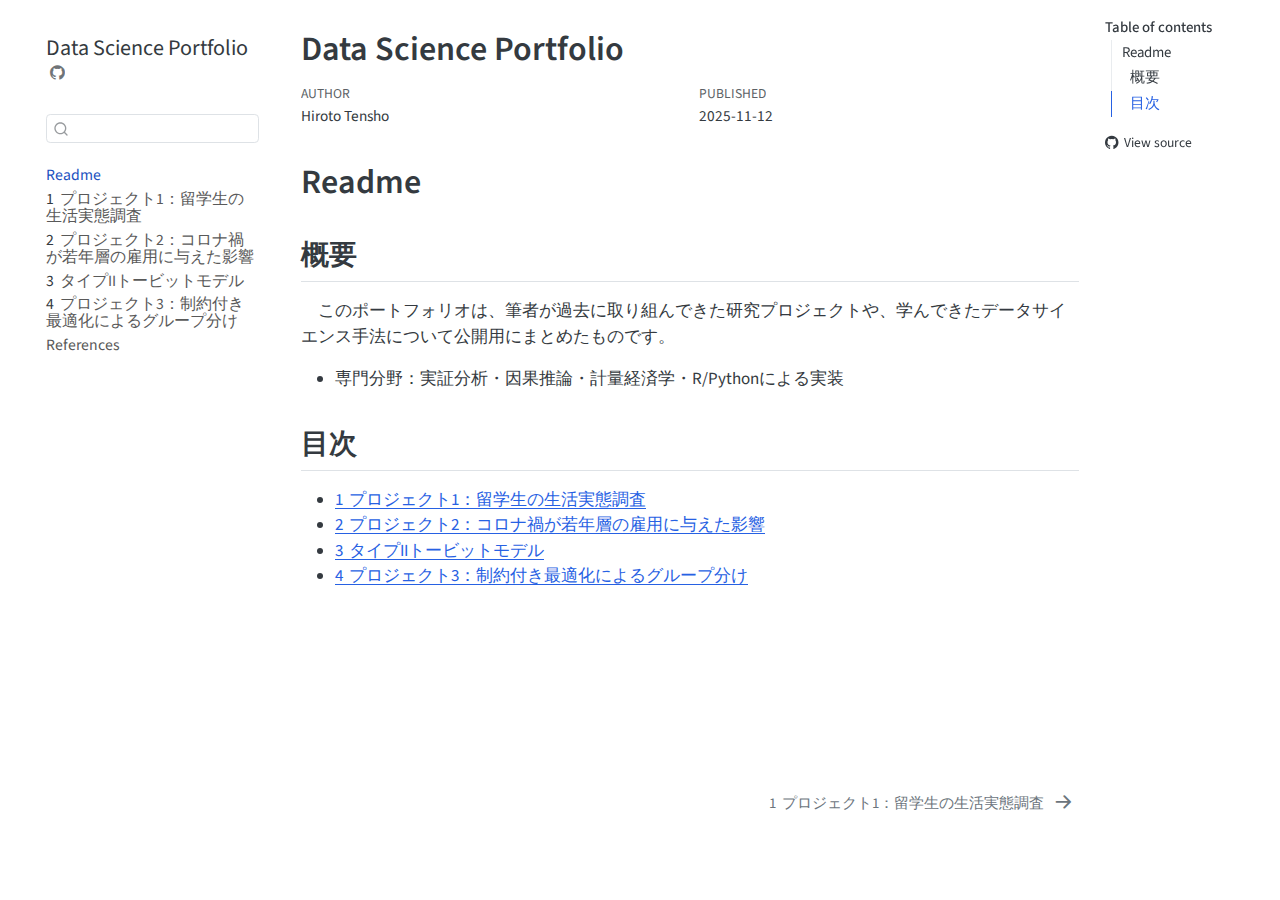
<file: docs/index.html>
<!DOCTYPE html>
<html xmlns="http://www.w3.org/1999/xhtml" lang="en" xml:lang="en"><head>

<meta charset="utf-8">
<meta name="generator" content="quarto-1.7.32">

<meta name="viewport" content="width=device-width, initial-scale=1.0, user-scalable=yes">

<meta name="author" content="Hiroto Tensho">
<meta name="dcterms.date" content="2025-11-12">

<title>Data Science Portfolio</title>
<style>
code{white-space: pre-wrap;}
span.smallcaps{font-variant: small-caps;}
div.columns{display: flex; gap: min(4vw, 1.5em);}
div.column{flex: auto; overflow-x: auto;}
div.hanging-indent{margin-left: 1.5em; text-indent: -1.5em;}
ul.task-list{list-style: none;}
ul.task-list li input[type="checkbox"] {
  width: 0.8em;
  margin: 0 0.8em 0.2em -1em; /* quarto-specific, see https://github.com/quarto-dev/quarto-cli/issues/4556 */ 
  vertical-align: middle;
}
</style>


<script src="site_libs/quarto-nav/quarto-nav.js"></script>
<script src="site_libs/quarto-nav/headroom.min.js"></script>
<script src="site_libs/clipboard/clipboard.min.js"></script>
<script src="site_libs/quarto-search/autocomplete.umd.js"></script>
<script src="site_libs/quarto-search/fuse.min.js"></script>
<script src="site_libs/quarto-search/quarto-search.js"></script>
<meta name="quarto:offset" content="./">
<link href="./01-international-students.html" rel="next">
<script src="site_libs/quarto-html/quarto.js" type="module"></script>
<script src="site_libs/quarto-html/tabsets/tabsets.js" type="module"></script>
<script src="site_libs/quarto-html/popper.min.js"></script>
<script src="site_libs/quarto-html/tippy.umd.min.js"></script>
<script src="site_libs/quarto-html/anchor.min.js"></script>
<link href="site_libs/quarto-html/tippy.css" rel="stylesheet">
<link href="site_libs/quarto-html/quarto-syntax-highlighting-37eea08aefeeee20ff55810ff984fec1.css" rel="stylesheet" id="quarto-text-highlighting-styles">
<script src="site_libs/bootstrap/bootstrap.min.js"></script>
<link href="site_libs/bootstrap/bootstrap-icons.css" rel="stylesheet">
<link href="site_libs/bootstrap/bootstrap-d11a96ff3f225c503a42487652aed278.min.css" rel="stylesheet" append-hash="true" id="quarto-bootstrap" data-mode="light">
<script id="quarto-search-options" type="application/json">{
  "location": "sidebar",
  "copy-button": false,
  "collapse-after": 3,
  "panel-placement": "start",
  "type": "textbox",
  "limit": 50,
  "keyboard-shortcut": [
    "f",
    "/",
    "s"
  ],
  "show-item-context": false,
  "language": {
    "search-no-results-text": "No results",
    "search-matching-documents-text": "matching documents",
    "search-copy-link-title": "Copy link to search",
    "search-hide-matches-text": "Hide additional matches",
    "search-more-match-text": "more match in this document",
    "search-more-matches-text": "more matches in this document",
    "search-clear-button-title": "Clear",
    "search-text-placeholder": "",
    "search-detached-cancel-button-title": "Cancel",
    "search-submit-button-title": "Submit",
    "search-label": "Search"
  }
}</script>


<link rel="stylesheet" href="theme.scss">
</head>

<body class="nav-sidebar floating quarto-light">

<div id="quarto-search-results"></div>
  <header id="quarto-header" class="headroom fixed-top">
  <nav class="quarto-secondary-nav">
    <div class="container-fluid d-flex">
      <button type="button" class="quarto-btn-toggle btn" data-bs-toggle="collapse" role="button" data-bs-target=".quarto-sidebar-collapse-item" aria-controls="quarto-sidebar" aria-expanded="false" aria-label="Toggle sidebar navigation" onclick="if (window.quartoToggleHeadroom) { window.quartoToggleHeadroom(); }">
        <i class="bi bi-layout-text-sidebar-reverse"></i>
      </button>
        <nav class="quarto-page-breadcrumbs" aria-label="breadcrumb"><ol class="breadcrumb"><li class="breadcrumb-item"><a href="./index.html">Readme</a></li></ol></nav>
        <a class="flex-grow-1" role="navigation" data-bs-toggle="collapse" data-bs-target=".quarto-sidebar-collapse-item" aria-controls="quarto-sidebar" aria-expanded="false" aria-label="Toggle sidebar navigation" onclick="if (window.quartoToggleHeadroom) { window.quartoToggleHeadroom(); }">      
        </a>
      <button type="button" class="btn quarto-search-button" aria-label="Search" onclick="window.quartoOpenSearch();">
        <i class="bi bi-search"></i>
      </button>
    </div>
  </nav>
</header>
<!-- content -->
<div id="quarto-content" class="quarto-container page-columns page-rows-contents page-layout-article">
<!-- sidebar -->
  <nav id="quarto-sidebar" class="sidebar collapse collapse-horizontal quarto-sidebar-collapse-item sidebar-navigation floating overflow-auto">
    <div class="pt-lg-2 mt-2 text-left sidebar-header">
    <div class="sidebar-title mb-0 py-0">
      <a href="./">Data Science Portfolio</a> 
        <div class="sidebar-tools-main">
    <a href="https://github.com/Hirototensho/Portfolio" title="Source Code" class="quarto-navigation-tool px-1" aria-label="Source Code"><i class="bi bi-github"></i></a>
</div>
    </div>
      </div>
        <div class="mt-2 flex-shrink-0 align-items-center">
        <div class="sidebar-search">
        <div id="quarto-search" class="" title="Search"></div>
        </div>
        </div>
    <div class="sidebar-menu-container"> 
    <ul class="list-unstyled mt-1">
        <li class="sidebar-item">
  <div class="sidebar-item-container"> 
  <a href="./index.html" class="sidebar-item-text sidebar-link active">
 <span class="menu-text">Readme</span></a>
  </div>
</li>
        <li class="sidebar-item">
  <div class="sidebar-item-container"> 
  <a href="./01-international-students.html" class="sidebar-item-text sidebar-link">
 <span class="menu-text"><span class="chapter-number">1</span>&nbsp; <span class="chapter-title">プロジェクト1：留学生の生活実態調査</span></span></a>
  </div>
</li>
        <li class="sidebar-item">
  <div class="sidebar-item-container"> 
  <a href="./02-covid-19-labor-market.html" class="sidebar-item-text sidebar-link">
 <span class="menu-text"><span class="chapter-number">2</span>&nbsp; <span class="chapter-title">プロジェクト2：コロナ禍が若年層の雇用に与えた影響</span></span></a>
  </div>
</li>
        <li class="sidebar-item">
  <div class="sidebar-item-container"> 
  <a href="./03-typeII-tobit.html" class="sidebar-item-text sidebar-link">
 <span class="menu-text"><span class="chapter-number">3</span>&nbsp; <span class="chapter-title">タイプIIトービットモデル</span></span></a>
  </div>
</li>
        <li class="sidebar-item">
  <div class="sidebar-item-container"> 
  <a href="./04-grouping-by-pulp.html" class="sidebar-item-text sidebar-link">
 <span class="menu-text"><span class="chapter-number">4</span>&nbsp; <span class="chapter-title">プロジェクト3：制約付き最適化によるグループ分け</span></span></a>
  </div>
</li>
        <li class="sidebar-item">
  <div class="sidebar-item-container"> 
  <a href="./90-references.html" class="sidebar-item-text sidebar-link">
 <span class="menu-text">References</span></a>
  </div>
</li>
    </ul>
    </div>
</nav>
<div id="quarto-sidebar-glass" class="quarto-sidebar-collapse-item" data-bs-toggle="collapse" data-bs-target=".quarto-sidebar-collapse-item"></div>
<!-- margin-sidebar -->
    <div id="quarto-margin-sidebar" class="sidebar margin-sidebar">
        <nav id="TOC" role="doc-toc" class="toc-active" data-toc-expanded="2">
    <h2 id="toc-title">Table of contents</h2>
   
  <ul>
  <li><a href="#readme" id="toc-readme" class="nav-link active" data-scroll-target="#readme">Readme</a>
  <ul class="collapse">
  <li><a href="#概要" id="toc-概要" class="nav-link" data-scroll-target="#概要">概要</a></li>
  <li><a href="#目次" id="toc-目次" class="nav-link" data-scroll-target="#目次">目次</a></li>
  </ul></li>
  </ul>
<div class="toc-actions"><ul><li><a href="https://github.com/Hirototensho/Portfolio/blob/main/index.qmd" class="toc-action"><i class="bi bi-github"></i>View source</a></li></ul></div></nav>
    </div>
<!-- main -->
<main class="content" id="quarto-document-content">

<header id="title-block-header" class="quarto-title-block default">
<div class="quarto-title">
<h1 class="title">Data Science Portfolio</h1>
</div>



<div class="quarto-title-meta">

    <div>
    <div class="quarto-title-meta-heading">Author</div>
    <div class="quarto-title-meta-contents">
             <p>Hiroto Tensho </p>
          </div>
  </div>
    
    <div>
    <div class="quarto-title-meta-heading">Published</div>
    <div class="quarto-title-meta-contents">
      <p class="date">2025-11-12</p>
    </div>
  </div>
  
    
  </div>
  


</header>


<section id="readme" class="level1 unnumbered">
<h1 class="unnumbered">Readme</h1>
<section id="概要" class="level2">
<h2 class="anchored" data-anchor-id="概要">概要</h2>
<p>　このポートフォリオは、筆者が過去に取り組んできた研究プロジェクトや、学んできたデータサイエンス手法について公開用にまとめたものです。</p>
<ul>
<li>専門分野：実証分析・因果推論・計量経済学・R/Pythonによる実装</li>
</ul>
</section>
<section id="目次" class="level2">
<h2 class="anchored" data-anchor-id="目次">目次</h2>
<ul>
<li><a href="01-international-students.html" class="quarto-xref"><span>1&nbsp; プロジェクト1：留学生の生活実態調査</span></a></li>
<li><a href="02-covid-19-labor-market.html" class="quarto-xref"><span>2&nbsp; プロジェクト2：コロナ禍が若年層の雇用に与えた影響</span></a></li>
<li><a href="03-typeII-tobit.html" class="quarto-xref"><span>3&nbsp; タイプIIトービットモデル</span></a></li>
<li><a href="04-grouping-by-pulp.html" class="quarto-xref"><span>4&nbsp; プロジェクト3：制約付き最適化によるグループ分け</span></a></li>
</ul>


</section>
</section>

</main> <!-- /main -->
<script id="quarto-html-after-body" type="application/javascript">
  window.document.addEventListener("DOMContentLoaded", function (event) {
    const icon = "";
    const anchorJS = new window.AnchorJS();
    anchorJS.options = {
      placement: 'right',
      icon: icon
    };
    anchorJS.add('.anchored');
    const isCodeAnnotation = (el) => {
      for (const clz of el.classList) {
        if (clz.startsWith('code-annotation-')) {                     
          return true;
        }
      }
      return false;
    }
    const onCopySuccess = function(e) {
      // button target
      const button = e.trigger;
      // don't keep focus
      button.blur();
      // flash "checked"
      button.classList.add('code-copy-button-checked');
      var currentTitle = button.getAttribute("title");
      button.setAttribute("title", "Copied!");
      let tooltip;
      if (window.bootstrap) {
        button.setAttribute("data-bs-toggle", "tooltip");
        button.setAttribute("data-bs-placement", "left");
        button.setAttribute("data-bs-title", "Copied!");
        tooltip = new bootstrap.Tooltip(button, 
          { trigger: "manual", 
            customClass: "code-copy-button-tooltip",
            offset: [0, -8]});
        tooltip.show();    
      }
      setTimeout(function() {
        if (tooltip) {
          tooltip.hide();
          button.removeAttribute("data-bs-title");
          button.removeAttribute("data-bs-toggle");
          button.removeAttribute("data-bs-placement");
        }
        button.setAttribute("title", currentTitle);
        button.classList.remove('code-copy-button-checked');
      }, 1000);
      // clear code selection
      e.clearSelection();
    }
    const getTextToCopy = function(trigger) {
        const codeEl = trigger.previousElementSibling.cloneNode(true);
        for (const childEl of codeEl.children) {
          if (isCodeAnnotation(childEl)) {
            childEl.remove();
          }
        }
        return codeEl.innerText;
    }
    const clipboard = new window.ClipboardJS('.code-copy-button:not([data-in-quarto-modal])', {
      text: getTextToCopy
    });
    clipboard.on('success', onCopySuccess);
    if (window.document.getElementById('quarto-embedded-source-code-modal')) {
      const clipboardModal = new window.ClipboardJS('.code-copy-button[data-in-quarto-modal]', {
        text: getTextToCopy,
        container: window.document.getElementById('quarto-embedded-source-code-modal')
      });
      clipboardModal.on('success', onCopySuccess);
    }
      var localhostRegex = new RegExp(/^(?:http|https):\/\/localhost\:?[0-9]*\//);
      var mailtoRegex = new RegExp(/^mailto:/);
        var filterRegex = new RegExp('/' + window.location.host + '/');
      var isInternal = (href) => {
          return filterRegex.test(href) || localhostRegex.test(href) || mailtoRegex.test(href);
      }
      // Inspect non-navigation links and adorn them if external
     var links = window.document.querySelectorAll('a[href]:not(.nav-link):not(.navbar-brand):not(.toc-action):not(.sidebar-link):not(.sidebar-item-toggle):not(.pagination-link):not(.no-external):not([aria-hidden]):not(.dropdown-item):not(.quarto-navigation-tool):not(.about-link)');
      for (var i=0; i<links.length; i++) {
        const link = links[i];
        if (!isInternal(link.href)) {
          // undo the damage that might have been done by quarto-nav.js in the case of
          // links that we want to consider external
          if (link.dataset.originalHref !== undefined) {
            link.href = link.dataset.originalHref;
          }
        }
      }
    function tippyHover(el, contentFn, onTriggerFn, onUntriggerFn) {
      const config = {
        allowHTML: true,
        maxWidth: 500,
        delay: 100,
        arrow: false,
        appendTo: function(el) {
            return el.parentElement;
        },
        interactive: true,
        interactiveBorder: 10,
        theme: 'quarto',
        placement: 'bottom-start',
      };
      if (contentFn) {
        config.content = contentFn;
      }
      if (onTriggerFn) {
        config.onTrigger = onTriggerFn;
      }
      if (onUntriggerFn) {
        config.onUntrigger = onUntriggerFn;
      }
      window.tippy(el, config); 
    }
    const noterefs = window.document.querySelectorAll('a[role="doc-noteref"]');
    for (var i=0; i<noterefs.length; i++) {
      const ref = noterefs[i];
      tippyHover(ref, function() {
        // use id or data attribute instead here
        let href = ref.getAttribute('data-footnote-href') || ref.getAttribute('href');
        try { href = new URL(href).hash; } catch {}
        const id = href.replace(/^#\/?/, "");
        const note = window.document.getElementById(id);
        if (note) {
          return note.innerHTML;
        } else {
          return "";
        }
      });
    }
    const xrefs = window.document.querySelectorAll('a.quarto-xref');
    const processXRef = (id, note) => {
      // Strip column container classes
      const stripColumnClz = (el) => {
        el.classList.remove("page-full", "page-columns");
        if (el.children) {
          for (const child of el.children) {
            stripColumnClz(child);
          }
        }
      }
      stripColumnClz(note)
      if (id === null || id.startsWith('sec-')) {
        // Special case sections, only their first couple elements
        const container = document.createElement("div");
        if (note.children && note.children.length > 2) {
          container.appendChild(note.children[0].cloneNode(true));
          for (let i = 1; i < note.children.length; i++) {
            const child = note.children[i];
            if (child.tagName === "P" && child.innerText === "") {
              continue;
            } else {
              container.appendChild(child.cloneNode(true));
              break;
            }
          }
          if (window.Quarto?.typesetMath) {
            window.Quarto.typesetMath(container);
          }
          return container.innerHTML
        } else {
          if (window.Quarto?.typesetMath) {
            window.Quarto.typesetMath(note);
          }
          return note.innerHTML;
        }
      } else {
        // Remove any anchor links if they are present
        const anchorLink = note.querySelector('a.anchorjs-link');
        if (anchorLink) {
          anchorLink.remove();
        }
        if (window.Quarto?.typesetMath) {
          window.Quarto.typesetMath(note);
        }
        if (note.classList.contains("callout")) {
          return note.outerHTML;
        } else {
          return note.innerHTML;
        }
      }
    }
    for (var i=0; i<xrefs.length; i++) {
      const xref = xrefs[i];
      tippyHover(xref, undefined, function(instance) {
        instance.disable();
        let url = xref.getAttribute('href');
        let hash = undefined; 
        if (url.startsWith('#')) {
          hash = url;
        } else {
          try { hash = new URL(url).hash; } catch {}
        }
        if (hash) {
          const id = hash.replace(/^#\/?/, "");
          const note = window.document.getElementById(id);
          if (note !== null) {
            try {
              const html = processXRef(id, note.cloneNode(true));
              instance.setContent(html);
            } finally {
              instance.enable();
              instance.show();
            }
          } else {
            // See if we can fetch this
            fetch(url.split('#')[0])
            .then(res => res.text())
            .then(html => {
              const parser = new DOMParser();
              const htmlDoc = parser.parseFromString(html, "text/html");
              const note = htmlDoc.getElementById(id);
              if (note !== null) {
                const html = processXRef(id, note);
                instance.setContent(html);
              } 
            }).finally(() => {
              instance.enable();
              instance.show();
            });
          }
        } else {
          // See if we can fetch a full url (with no hash to target)
          // This is a special case and we should probably do some content thinning / targeting
          fetch(url)
          .then(res => res.text())
          .then(html => {
            const parser = new DOMParser();
            const htmlDoc = parser.parseFromString(html, "text/html");
            const note = htmlDoc.querySelector('main.content');
            if (note !== null) {
              // This should only happen for chapter cross references
              // (since there is no id in the URL)
              // remove the first header
              if (note.children.length > 0 && note.children[0].tagName === "HEADER") {
                note.children[0].remove();
              }
              const html = processXRef(null, note);
              instance.setContent(html);
            } 
          }).finally(() => {
            instance.enable();
            instance.show();
          });
        }
      }, function(instance) {
      });
    }
        let selectedAnnoteEl;
        const selectorForAnnotation = ( cell, annotation) => {
          let cellAttr = 'data-code-cell="' + cell + '"';
          let lineAttr = 'data-code-annotation="' +  annotation + '"';
          const selector = 'span[' + cellAttr + '][' + lineAttr + ']';
          return selector;
        }
        const selectCodeLines = (annoteEl) => {
          const doc = window.document;
          const targetCell = annoteEl.getAttribute("data-target-cell");
          const targetAnnotation = annoteEl.getAttribute("data-target-annotation");
          const annoteSpan = window.document.querySelector(selectorForAnnotation(targetCell, targetAnnotation));
          const lines = annoteSpan.getAttribute("data-code-lines").split(",");
          const lineIds = lines.map((line) => {
            return targetCell + "-" + line;
          })
          let top = null;
          let height = null;
          let parent = null;
          if (lineIds.length > 0) {
              //compute the position of the single el (top and bottom and make a div)
              const el = window.document.getElementById(lineIds[0]);
              top = el.offsetTop;
              height = el.offsetHeight;
              parent = el.parentElement.parentElement;
            if (lineIds.length > 1) {
              const lastEl = window.document.getElementById(lineIds[lineIds.length - 1]);
              const bottom = lastEl.offsetTop + lastEl.offsetHeight;
              height = bottom - top;
            }
            if (top !== null && height !== null && parent !== null) {
              // cook up a div (if necessary) and position it 
              let div = window.document.getElementById("code-annotation-line-highlight");
              if (div === null) {
                div = window.document.createElement("div");
                div.setAttribute("id", "code-annotation-line-highlight");
                div.style.position = 'absolute';
                parent.appendChild(div);
              }
              div.style.top = top - 2 + "px";
              div.style.height = height + 4 + "px";
              div.style.left = 0;
              let gutterDiv = window.document.getElementById("code-annotation-line-highlight-gutter");
              if (gutterDiv === null) {
                gutterDiv = window.document.createElement("div");
                gutterDiv.setAttribute("id", "code-annotation-line-highlight-gutter");
                gutterDiv.style.position = 'absolute';
                const codeCell = window.document.getElementById(targetCell);
                const gutter = codeCell.querySelector('.code-annotation-gutter');
                gutter.appendChild(gutterDiv);
              }
              gutterDiv.style.top = top - 2 + "px";
              gutterDiv.style.height = height + 4 + "px";
            }
            selectedAnnoteEl = annoteEl;
          }
        };
        const unselectCodeLines = () => {
          const elementsIds = ["code-annotation-line-highlight", "code-annotation-line-highlight-gutter"];
          elementsIds.forEach((elId) => {
            const div = window.document.getElementById(elId);
            if (div) {
              div.remove();
            }
          });
          selectedAnnoteEl = undefined;
        };
          // Handle positioning of the toggle
      window.addEventListener(
        "resize",
        throttle(() => {
          elRect = undefined;
          if (selectedAnnoteEl) {
            selectCodeLines(selectedAnnoteEl);
          }
        }, 10)
      );
      function throttle(fn, ms) {
      let throttle = false;
      let timer;
        return (...args) => {
          if(!throttle) { // first call gets through
              fn.apply(this, args);
              throttle = true;
          } else { // all the others get throttled
              if(timer) clearTimeout(timer); // cancel #2
              timer = setTimeout(() => {
                fn.apply(this, args);
                timer = throttle = false;
              }, ms);
          }
        };
      }
        // Attach click handler to the DT
        const annoteDls = window.document.querySelectorAll('dt[data-target-cell]');
        for (const annoteDlNode of annoteDls) {
          annoteDlNode.addEventListener('click', (event) => {
            const clickedEl = event.target;
            if (clickedEl !== selectedAnnoteEl) {
              unselectCodeLines();
              const activeEl = window.document.querySelector('dt[data-target-cell].code-annotation-active');
              if (activeEl) {
                activeEl.classList.remove('code-annotation-active');
              }
              selectCodeLines(clickedEl);
              clickedEl.classList.add('code-annotation-active');
            } else {
              // Unselect the line
              unselectCodeLines();
              clickedEl.classList.remove('code-annotation-active');
            }
          });
        }
    const findCites = (el) => {
      const parentEl = el.parentElement;
      if (parentEl) {
        const cites = parentEl.dataset.cites;
        if (cites) {
          return {
            el,
            cites: cites.split(' ')
          };
        } else {
          return findCites(el.parentElement)
        }
      } else {
        return undefined;
      }
    };
    var bibliorefs = window.document.querySelectorAll('a[role="doc-biblioref"]');
    for (var i=0; i<bibliorefs.length; i++) {
      const ref = bibliorefs[i];
      const citeInfo = findCites(ref);
      if (citeInfo) {
        tippyHover(citeInfo.el, function() {
          var popup = window.document.createElement('div');
          citeInfo.cites.forEach(function(cite) {
            var citeDiv = window.document.createElement('div');
            citeDiv.classList.add('hanging-indent');
            citeDiv.classList.add('csl-entry');
            var biblioDiv = window.document.getElementById('ref-' + cite);
            if (biblioDiv) {
              citeDiv.innerHTML = biblioDiv.innerHTML;
            }
            popup.appendChild(citeDiv);
          });
          return popup.innerHTML;
        });
      }
    }
  });
  </script>
<nav class="page-navigation">
  <div class="nav-page nav-page-previous">
  </div>
  <div class="nav-page nav-page-next">
      <a href="./01-international-students.html" class="pagination-link" aria-label="プロジェクト1：留学生の生活実態調査">
        <span class="nav-page-text"><span class="chapter-number">1</span>&nbsp; <span class="chapter-title">プロジェクト1：留学生の生活実態調査</span></span> <i class="bi bi-arrow-right-short"></i>
      </a>
  </div>
</nav>
</div> <!-- /content -->




<footer class="footer"><div class="nav-footer"><div class="nav-footer-center"><div class="toc-actions d-sm-block d-md-none"><ul><li><a href="https://github.com/Hirototensho/Portfolio/blob/main/index.qmd" class="toc-action"><i class="bi bi-github"></i>View source</a></li></ul></div></div></div></footer></body></html>
</file>
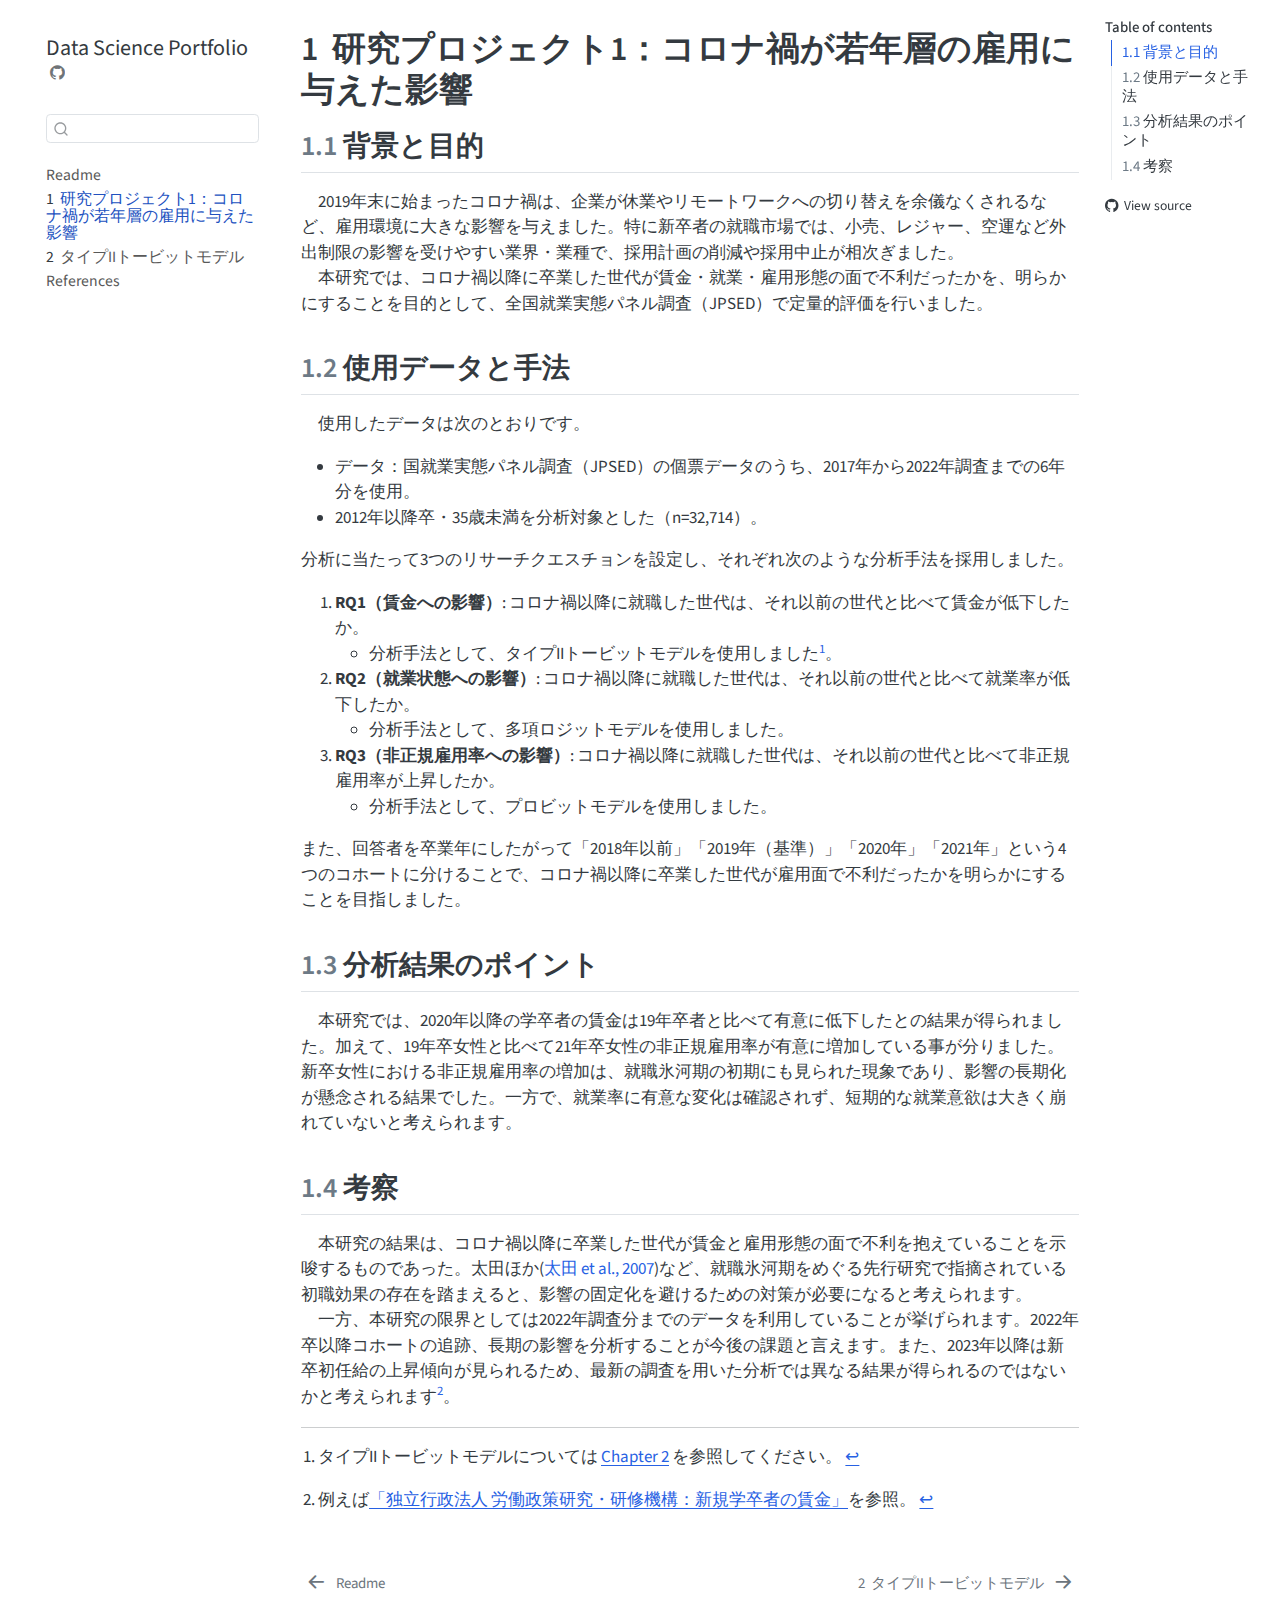
<file: docs/01-covid-19-labor-market.html>
<!DOCTYPE html>
<html xmlns="http://www.w3.org/1999/xhtml" lang="en" xml:lang="en"><head>

<meta charset="utf-8">
<meta name="generator" content="quarto-1.7.32">

<meta name="viewport" content="width=device-width, initial-scale=1.0, user-scalable=yes">


<title>1&nbsp; 研究プロジェクト1：コロナ禍が若年層の雇用に与えた影響 – Data Science Portfolio</title>
<style>
code{white-space: pre-wrap;}
span.smallcaps{font-variant: small-caps;}
div.columns{display: flex; gap: min(4vw, 1.5em);}
div.column{flex: auto; overflow-x: auto;}
div.hanging-indent{margin-left: 1.5em; text-indent: -1.5em;}
ul.task-list{list-style: none;}
ul.task-list li input[type="checkbox"] {
  width: 0.8em;
  margin: 0 0.8em 0.2em -1em; /* quarto-specific, see https://github.com/quarto-dev/quarto-cli/issues/4556 */ 
  vertical-align: middle;
}
/* CSS for citations */
div.csl-bib-body { }
div.csl-entry {
  clear: both;
  margin-bottom: 0em;
}
.hanging-indent div.csl-entry {
  margin-left:2em;
  text-indent:-2em;
}
div.csl-left-margin {
  min-width:2em;
  float:left;
}
div.csl-right-inline {
  margin-left:2em;
  padding-left:1em;
}
div.csl-indent {
  margin-left: 2em;
}</style>


<script src="site_libs/quarto-nav/quarto-nav.js"></script>
<script src="site_libs/quarto-nav/headroom.min.js"></script>
<script src="site_libs/clipboard/clipboard.min.js"></script>
<script src="site_libs/quarto-search/autocomplete.umd.js"></script>
<script src="site_libs/quarto-search/fuse.min.js"></script>
<script src="site_libs/quarto-search/quarto-search.js"></script>
<meta name="quarto:offset" content="./">
<link href="./02-typeII-tobit.html" rel="next">
<link href="./index.html" rel="prev">
<script src="site_libs/quarto-html/quarto.js" type="module"></script>
<script src="site_libs/quarto-html/tabsets/tabsets.js" type="module"></script>
<script src="site_libs/quarto-html/popper.min.js"></script>
<script src="site_libs/quarto-html/tippy.umd.min.js"></script>
<script src="site_libs/quarto-html/anchor.min.js"></script>
<link href="site_libs/quarto-html/tippy.css" rel="stylesheet">
<link href="site_libs/quarto-html/quarto-syntax-highlighting-37eea08aefeeee20ff55810ff984fec1.css" rel="stylesheet" id="quarto-text-highlighting-styles">
<script src="site_libs/bootstrap/bootstrap.min.js"></script>
<link href="site_libs/bootstrap/bootstrap-icons.css" rel="stylesheet">
<link href="site_libs/bootstrap/bootstrap-d11a96ff3f225c503a42487652aed278.min.css" rel="stylesheet" append-hash="true" id="quarto-bootstrap" data-mode="light">
<script id="quarto-search-options" type="application/json">{
  "location": "sidebar",
  "copy-button": false,
  "collapse-after": 3,
  "panel-placement": "start",
  "type": "textbox",
  "limit": 50,
  "keyboard-shortcut": [
    "f",
    "/",
    "s"
  ],
  "show-item-context": false,
  "language": {
    "search-no-results-text": "No results",
    "search-matching-documents-text": "matching documents",
    "search-copy-link-title": "Copy link to search",
    "search-hide-matches-text": "Hide additional matches",
    "search-more-match-text": "more match in this document",
    "search-more-matches-text": "more matches in this document",
    "search-clear-button-title": "Clear",
    "search-text-placeholder": "",
    "search-detached-cancel-button-title": "Cancel",
    "search-submit-button-title": "Submit",
    "search-label": "Search"
  }
}</script>


<link rel="stylesheet" href="theme.scss">
</head>

<body class="nav-sidebar floating quarto-light">

<div id="quarto-search-results"></div>
  <header id="quarto-header" class="headroom fixed-top">
  <nav class="quarto-secondary-nav">
    <div class="container-fluid d-flex">
      <button type="button" class="quarto-btn-toggle btn" data-bs-toggle="collapse" role="button" data-bs-target=".quarto-sidebar-collapse-item" aria-controls="quarto-sidebar" aria-expanded="false" aria-label="Toggle sidebar navigation" onclick="if (window.quartoToggleHeadroom) { window.quartoToggleHeadroom(); }">
        <i class="bi bi-layout-text-sidebar-reverse"></i>
      </button>
        <nav class="quarto-page-breadcrumbs" aria-label="breadcrumb"><ol class="breadcrumb"><li class="breadcrumb-item"><a href="./01-covid-19-labor-market.html"><span class="chapter-number">1</span>&nbsp; <span class="chapter-title">研究プロジェクト1：コロナ禍が若年層の雇用に与えた影響</span></a></li></ol></nav>
        <a class="flex-grow-1" role="navigation" data-bs-toggle="collapse" data-bs-target=".quarto-sidebar-collapse-item" aria-controls="quarto-sidebar" aria-expanded="false" aria-label="Toggle sidebar navigation" onclick="if (window.quartoToggleHeadroom) { window.quartoToggleHeadroom(); }">      
        </a>
      <button type="button" class="btn quarto-search-button" aria-label="Search" onclick="window.quartoOpenSearch();">
        <i class="bi bi-search"></i>
      </button>
    </div>
  </nav>
</header>
<!-- content -->
<div id="quarto-content" class="quarto-container page-columns page-rows-contents page-layout-article">
<!-- sidebar -->
  <nav id="quarto-sidebar" class="sidebar collapse collapse-horizontal quarto-sidebar-collapse-item sidebar-navigation floating overflow-auto">
    <div class="pt-lg-2 mt-2 text-left sidebar-header">
    <div class="sidebar-title mb-0 py-0">
      <a href="./">Data Science Portfolio</a> 
        <div class="sidebar-tools-main">
    <a href="https://github.com/Hirototensho/Portfolio" title="Source Code" class="quarto-navigation-tool px-1" aria-label="Source Code"><i class="bi bi-github"></i></a>
</div>
    </div>
      </div>
        <div class="mt-2 flex-shrink-0 align-items-center">
        <div class="sidebar-search">
        <div id="quarto-search" class="" title="Search"></div>
        </div>
        </div>
    <div class="sidebar-menu-container"> 
    <ul class="list-unstyled mt-1">
        <li class="sidebar-item">
  <div class="sidebar-item-container"> 
  <a href="./index.html" class="sidebar-item-text sidebar-link">
 <span class="menu-text">Readme</span></a>
  </div>
</li>
        <li class="sidebar-item">
  <div class="sidebar-item-container"> 
  <a href="./01-covid-19-labor-market.html" class="sidebar-item-text sidebar-link active">
 <span class="menu-text"><span class="chapter-number">1</span>&nbsp; <span class="chapter-title">研究プロジェクト1：コロナ禍が若年層の雇用に与えた影響</span></span></a>
  </div>
</li>
        <li class="sidebar-item">
  <div class="sidebar-item-container"> 
  <a href="./02-typeII-tobit.html" class="sidebar-item-text sidebar-link">
 <span class="menu-text"><span class="chapter-number">2</span>&nbsp; <span class="chapter-title">タイプIIトービットモデル</span></span></a>
  </div>
</li>
        <li class="sidebar-item">
  <div class="sidebar-item-container"> 
  <a href="./90-references.html" class="sidebar-item-text sidebar-link">
 <span class="menu-text">References</span></a>
  </div>
</li>
    </ul>
    </div>
</nav>
<div id="quarto-sidebar-glass" class="quarto-sidebar-collapse-item" data-bs-toggle="collapse" data-bs-target=".quarto-sidebar-collapse-item"></div>
<!-- margin-sidebar -->
    <div id="quarto-margin-sidebar" class="sidebar margin-sidebar">
        <nav id="TOC" role="doc-toc" class="toc-active" data-toc-expanded="2">
    <h2 id="toc-title">Table of contents</h2>
   
  <ul>
  <li><a href="#背景と目的" id="toc-背景と目的" class="nav-link active" data-scroll-target="#背景と目的"><span class="header-section-number">1.1</span> 背景と目的</a></li>
  <li><a href="#使用データと手法" id="toc-使用データと手法" class="nav-link" data-scroll-target="#使用データと手法"><span class="header-section-number">1.2</span> 使用データと手法</a></li>
  <li><a href="#分析結果のポイント" id="toc-分析結果のポイント" class="nav-link" data-scroll-target="#分析結果のポイント"><span class="header-section-number">1.3</span> 分析結果のポイント</a></li>
  <li><a href="#考察" id="toc-考察" class="nav-link" data-scroll-target="#考察"><span class="header-section-number">1.4</span> 考察</a></li>
  </ul>
<div class="toc-actions"><ul><li><a href="https://github.com/Hirototensho/Portfolio/blob/main/01-covid-19-labor-market.qmd" class="toc-action"><i class="bi bi-github"></i>View source</a></li></ul></div></nav>
    </div>
<!-- main -->
<main class="content" id="quarto-document-content">

<header id="title-block-header" class="quarto-title-block default">
<div class="quarto-title">
<h1 class="title"><span id="sec-covid-19-labor-market" class="quarto-section-identifier"><span class="chapter-number">1</span>&nbsp; <span class="chapter-title">研究プロジェクト1：コロナ禍が若年層の雇用に与えた影響</span></span></h1>
</div>



<div class="quarto-title-meta">

    
  
    
  </div>
  


</header>


<section id="背景と目的" class="level2" data-number="1.1">
<h2 data-number="1.1" class="anchored" data-anchor-id="背景と目的"><span class="header-section-number">1.1</span> 背景と目的</h2>
<p>　2019年末に始まったコロナ禍は、企業が休業やリモートワークへの切り替えを余儀なくされるなど、雇用環境に大きな影響を与えました。特に新卒者の就職市場では、小売、レジャー、空運など外出制限の影響を受けやすい業界・業種で、採用計画の削減や採用中止が相次ぎました。<br>
　本研究では、コロナ禍以降に卒業した世代が賃金・就業・雇用形態の面で不利だったかを、明らかにすることを目的として、全国就業実態パネル調査（JPSED）で定量的評価を行いました。</p>
</section>
<section id="使用データと手法" class="level2" data-number="1.2">
<h2 data-number="1.2" class="anchored" data-anchor-id="使用データと手法"><span class="header-section-number">1.2</span> 使用データと手法</h2>
<p>　使用したデータは次のとおりです。</p>
<ul>
<li>データ：国就業実態パネル調査（JPSED）の個票データのうち、2017年から2022年調査までの6年分を使用。</li>
<li>2012年以降卒・35歳未満を分析対象とした（n=32,714）。</li>
</ul>
<p>分析に当たって3つのリサーチクエスチョンを設定し、それぞれ次のような分析手法を採用しました。</p>
<ol type="1">
<li><strong>RQ1（賃金への影響）</strong>: コロナ禍以降に就職した世代は、それ以前の世代と比べて賃金が低下したか。
<ul>
<li>分析手法として、タイプIIトービットモデルを使用しました<a href="#fn1" class="footnote-ref" id="fnref1" role="doc-noteref"><sup>1</sup></a>。</li>
</ul></li>
<li><strong>RQ2（就業状態への影響）</strong>: コロナ禍以降に就職した世代は、それ以前の世代と比べて就業率が低下したか。
<ul>
<li>分析手法として、多項ロジットモデルを使用しました。</li>
</ul></li>
<li><strong>RQ3（非正規雇用率への影響）</strong>: コロナ禍以降に就職した世代は、それ以前の世代と比べて非正規雇用率が上昇したか。
<ul>
<li>分析手法として、プロビットモデルを使用しました。</li>
</ul></li>
</ol>
<p>また、回答者を卒業年にしたがって「2018年以前」「2019年（基準）」「2020年」「2021年」という4つのコホートに分けることで、コロナ禍以降に卒業した世代が雇用面で不利だったかを明らかにすることを目指しました。</p>
</section>
<section id="分析結果のポイント" class="level2" data-number="1.3">
<h2 data-number="1.3" class="anchored" data-anchor-id="分析結果のポイント"><span class="header-section-number">1.3</span> 分析結果のポイント</h2>
<p>　本研究では、2020年以降の学卒者の賃⾦は19年卒者と⽐べて有意に低下したとの結果が得られました。加えて、19年卒⼥性と⽐べて21年卒⼥性の⾮正規雇⽤率が有意に増加している事が分りました。新卒⼥性における⾮正規雇⽤率の増加は、就職氷河期の初期にも⾒られた現象であり、影響の⻑期化が懸念される結果でした。一方で、就業率に有意な変化は確認されず、短期的な就業意欲は大きく崩れていないと考えられます。</p>
</section>
<section id="考察" class="level2" data-number="1.4">
<h2 data-number="1.4" class="anchored" data-anchor-id="考察"><span class="header-section-number">1.4</span> 考察</h2>
<p>　本研究の結果は、コロナ禍以降に卒業した世代が賃金と雇用形態の面で不利を抱えていることを示唆するものであった。太田ほか<span class="citation" data-cites="太田ほか2007">(<a href="90-references.html#ref-太田ほか2007" role="doc-biblioref">太田 et al., 2007</a>)</span>など、就職氷河期をめぐる先行研究で指摘されている初職効果の存在を踏まえると、影響の固定化を避けるための対策が必要になると考えられます。<br>
　一方、本研究の限界としては2022年調査分までのデータを利用していることが挙げられます。2022年卒以降コホートの追跡、長期の影響を分析することが今後の課題と言えます。また、2023年以降は新卒初任給の上昇傾向が見られるため、最新の調査を用いた分析では異なる結果が得られるのではないかと考えられます<a href="#fn2" class="footnote-ref" id="fnref2" role="doc-noteref"><sup>2</sup></a>。</p>


<div id="refs" class="references csl-bib-body hanging-indent" data-entry-spacing="0" data-line-spacing="2" role="list" style="display: none">
<div id="ref-太田ほか2007" class="csl-entry" role="listitem">
太田聰一, 玄田有史, and 近藤絢子. (2007). 「溶けない氷河―世代効果の展望：時代を背負う労働者」. <em>『日本労働研究雑誌』</em>, <em>568</em>, 97–112.
</div>
</div>
</section>
<section id="footnotes" class="footnotes footnotes-end-of-document" role="doc-endnotes">
<hr>
<ol>
<li id="fn1"><p>タイプIIトービットモデルについては <a href="02-typeII-tobit.html" class="quarto-xref"><span>Chapter 2</span></a> を参照してください。<a href="#fnref1" class="footnote-back" role="doc-backlink">↩︎</a></p></li>
<li id="fn2"><p>例えば<a href="https://www.jil.go.jp/kokunai/statistics/shuyo/0303.html">「独立行政法人 労働政策研究・研修機構：新規学卒者の賃金」</a>を参照。<a href="#fnref2" class="footnote-back" role="doc-backlink">↩︎</a></p></li>
</ol>
</section>

</main> <!-- /main -->
<script id="quarto-html-after-body" type="application/javascript">
  window.document.addEventListener("DOMContentLoaded", function (event) {
    const icon = "";
    const anchorJS = new window.AnchorJS();
    anchorJS.options = {
      placement: 'right',
      icon: icon
    };
    anchorJS.add('.anchored');
    const isCodeAnnotation = (el) => {
      for (const clz of el.classList) {
        if (clz.startsWith('code-annotation-')) {                     
          return true;
        }
      }
      return false;
    }
    const onCopySuccess = function(e) {
      // button target
      const button = e.trigger;
      // don't keep focus
      button.blur();
      // flash "checked"
      button.classList.add('code-copy-button-checked');
      var currentTitle = button.getAttribute("title");
      button.setAttribute("title", "Copied!");
      let tooltip;
      if (window.bootstrap) {
        button.setAttribute("data-bs-toggle", "tooltip");
        button.setAttribute("data-bs-placement", "left");
        button.setAttribute("data-bs-title", "Copied!");
        tooltip = new bootstrap.Tooltip(button, 
          { trigger: "manual", 
            customClass: "code-copy-button-tooltip",
            offset: [0, -8]});
        tooltip.show();    
      }
      setTimeout(function() {
        if (tooltip) {
          tooltip.hide();
          button.removeAttribute("data-bs-title");
          button.removeAttribute("data-bs-toggle");
          button.removeAttribute("data-bs-placement");
        }
        button.setAttribute("title", currentTitle);
        button.classList.remove('code-copy-button-checked');
      }, 1000);
      // clear code selection
      e.clearSelection();
    }
    const getTextToCopy = function(trigger) {
        const codeEl = trigger.previousElementSibling.cloneNode(true);
        for (const childEl of codeEl.children) {
          if (isCodeAnnotation(childEl)) {
            childEl.remove();
          }
        }
        return codeEl.innerText;
    }
    const clipboard = new window.ClipboardJS('.code-copy-button:not([data-in-quarto-modal])', {
      text: getTextToCopy
    });
    clipboard.on('success', onCopySuccess);
    if (window.document.getElementById('quarto-embedded-source-code-modal')) {
      const clipboardModal = new window.ClipboardJS('.code-copy-button[data-in-quarto-modal]', {
        text: getTextToCopy,
        container: window.document.getElementById('quarto-embedded-source-code-modal')
      });
      clipboardModal.on('success', onCopySuccess);
    }
      var localhostRegex = new RegExp(/^(?:http|https):\/\/localhost\:?[0-9]*\//);
      var mailtoRegex = new RegExp(/^mailto:/);
        var filterRegex = new RegExp('/' + window.location.host + '/');
      var isInternal = (href) => {
          return filterRegex.test(href) || localhostRegex.test(href) || mailtoRegex.test(href);
      }
      // Inspect non-navigation links and adorn them if external
     var links = window.document.querySelectorAll('a[href]:not(.nav-link):not(.navbar-brand):not(.toc-action):not(.sidebar-link):not(.sidebar-item-toggle):not(.pagination-link):not(.no-external):not([aria-hidden]):not(.dropdown-item):not(.quarto-navigation-tool):not(.about-link)');
      for (var i=0; i<links.length; i++) {
        const link = links[i];
        if (!isInternal(link.href)) {
          // undo the damage that might have been done by quarto-nav.js in the case of
          // links that we want to consider external
          if (link.dataset.originalHref !== undefined) {
            link.href = link.dataset.originalHref;
          }
        }
      }
    function tippyHover(el, contentFn, onTriggerFn, onUntriggerFn) {
      const config = {
        allowHTML: true,
        maxWidth: 500,
        delay: 100,
        arrow: false,
        appendTo: function(el) {
            return el.parentElement;
        },
        interactive: true,
        interactiveBorder: 10,
        theme: 'quarto',
        placement: 'bottom-start',
      };
      if (contentFn) {
        config.content = contentFn;
      }
      if (onTriggerFn) {
        config.onTrigger = onTriggerFn;
      }
      if (onUntriggerFn) {
        config.onUntrigger = onUntriggerFn;
      }
      window.tippy(el, config); 
    }
    const noterefs = window.document.querySelectorAll('a[role="doc-noteref"]');
    for (var i=0; i<noterefs.length; i++) {
      const ref = noterefs[i];
      tippyHover(ref, function() {
        // use id or data attribute instead here
        let href = ref.getAttribute('data-footnote-href') || ref.getAttribute('href');
        try { href = new URL(href).hash; } catch {}
        const id = href.replace(/^#\/?/, "");
        const note = window.document.getElementById(id);
        if (note) {
          return note.innerHTML;
        } else {
          return "";
        }
      });
    }
    const xrefs = window.document.querySelectorAll('a.quarto-xref');
    const processXRef = (id, note) => {
      // Strip column container classes
      const stripColumnClz = (el) => {
        el.classList.remove("page-full", "page-columns");
        if (el.children) {
          for (const child of el.children) {
            stripColumnClz(child);
          }
        }
      }
      stripColumnClz(note)
      if (id === null || id.startsWith('sec-')) {
        // Special case sections, only their first couple elements
        const container = document.createElement("div");
        if (note.children && note.children.length > 2) {
          container.appendChild(note.children[0].cloneNode(true));
          for (let i = 1; i < note.children.length; i++) {
            const child = note.children[i];
            if (child.tagName === "P" && child.innerText === "") {
              continue;
            } else {
              container.appendChild(child.cloneNode(true));
              break;
            }
          }
          if (window.Quarto?.typesetMath) {
            window.Quarto.typesetMath(container);
          }
          return container.innerHTML
        } else {
          if (window.Quarto?.typesetMath) {
            window.Quarto.typesetMath(note);
          }
          return note.innerHTML;
        }
      } else {
        // Remove any anchor links if they are present
        const anchorLink = note.querySelector('a.anchorjs-link');
        if (anchorLink) {
          anchorLink.remove();
        }
        if (window.Quarto?.typesetMath) {
          window.Quarto.typesetMath(note);
        }
        if (note.classList.contains("callout")) {
          return note.outerHTML;
        } else {
          return note.innerHTML;
        }
      }
    }
    for (var i=0; i<xrefs.length; i++) {
      const xref = xrefs[i];
      tippyHover(xref, undefined, function(instance) {
        instance.disable();
        let url = xref.getAttribute('href');
        let hash = undefined; 
        if (url.startsWith('#')) {
          hash = url;
        } else {
          try { hash = new URL(url).hash; } catch {}
        }
        if (hash) {
          const id = hash.replace(/^#\/?/, "");
          const note = window.document.getElementById(id);
          if (note !== null) {
            try {
              const html = processXRef(id, note.cloneNode(true));
              instance.setContent(html);
            } finally {
              instance.enable();
              instance.show();
            }
          } else {
            // See if we can fetch this
            fetch(url.split('#')[0])
            .then(res => res.text())
            .then(html => {
              const parser = new DOMParser();
              const htmlDoc = parser.parseFromString(html, "text/html");
              const note = htmlDoc.getElementById(id);
              if (note !== null) {
                const html = processXRef(id, note);
                instance.setContent(html);
              } 
            }).finally(() => {
              instance.enable();
              instance.show();
            });
          }
        } else {
          // See if we can fetch a full url (with no hash to target)
          // This is a special case and we should probably do some content thinning / targeting
          fetch(url)
          .then(res => res.text())
          .then(html => {
            const parser = new DOMParser();
            const htmlDoc = parser.parseFromString(html, "text/html");
            const note = htmlDoc.querySelector('main.content');
            if (note !== null) {
              // This should only happen for chapter cross references
              // (since there is no id in the URL)
              // remove the first header
              if (note.children.length > 0 && note.children[0].tagName === "HEADER") {
                note.children[0].remove();
              }
              const html = processXRef(null, note);
              instance.setContent(html);
            } 
          }).finally(() => {
            instance.enable();
            instance.show();
          });
        }
      }, function(instance) {
      });
    }
        let selectedAnnoteEl;
        const selectorForAnnotation = ( cell, annotation) => {
          let cellAttr = 'data-code-cell="' + cell + '"';
          let lineAttr = 'data-code-annotation="' +  annotation + '"';
          const selector = 'span[' + cellAttr + '][' + lineAttr + ']';
          return selector;
        }
        const selectCodeLines = (annoteEl) => {
          const doc = window.document;
          const targetCell = annoteEl.getAttribute("data-target-cell");
          const targetAnnotation = annoteEl.getAttribute("data-target-annotation");
          const annoteSpan = window.document.querySelector(selectorForAnnotation(targetCell, targetAnnotation));
          const lines = annoteSpan.getAttribute("data-code-lines").split(",");
          const lineIds = lines.map((line) => {
            return targetCell + "-" + line;
          })
          let top = null;
          let height = null;
          let parent = null;
          if (lineIds.length > 0) {
              //compute the position of the single el (top and bottom and make a div)
              const el = window.document.getElementById(lineIds[0]);
              top = el.offsetTop;
              height = el.offsetHeight;
              parent = el.parentElement.parentElement;
            if (lineIds.length > 1) {
              const lastEl = window.document.getElementById(lineIds[lineIds.length - 1]);
              const bottom = lastEl.offsetTop + lastEl.offsetHeight;
              height = bottom - top;
            }
            if (top !== null && height !== null && parent !== null) {
              // cook up a div (if necessary) and position it 
              let div = window.document.getElementById("code-annotation-line-highlight");
              if (div === null) {
                div = window.document.createElement("div");
                div.setAttribute("id", "code-annotation-line-highlight");
                div.style.position = 'absolute';
                parent.appendChild(div);
              }
              div.style.top = top - 2 + "px";
              div.style.height = height + 4 + "px";
              div.style.left = 0;
              let gutterDiv = window.document.getElementById("code-annotation-line-highlight-gutter");
              if (gutterDiv === null) {
                gutterDiv = window.document.createElement("div");
                gutterDiv.setAttribute("id", "code-annotation-line-highlight-gutter");
                gutterDiv.style.position = 'absolute';
                const codeCell = window.document.getElementById(targetCell);
                const gutter = codeCell.querySelector('.code-annotation-gutter');
                gutter.appendChild(gutterDiv);
              }
              gutterDiv.style.top = top - 2 + "px";
              gutterDiv.style.height = height + 4 + "px";
            }
            selectedAnnoteEl = annoteEl;
          }
        };
        const unselectCodeLines = () => {
          const elementsIds = ["code-annotation-line-highlight", "code-annotation-line-highlight-gutter"];
          elementsIds.forEach((elId) => {
            const div = window.document.getElementById(elId);
            if (div) {
              div.remove();
            }
          });
          selectedAnnoteEl = undefined;
        };
          // Handle positioning of the toggle
      window.addEventListener(
        "resize",
        throttle(() => {
          elRect = undefined;
          if (selectedAnnoteEl) {
            selectCodeLines(selectedAnnoteEl);
          }
        }, 10)
      );
      function throttle(fn, ms) {
      let throttle = false;
      let timer;
        return (...args) => {
          if(!throttle) { // first call gets through
              fn.apply(this, args);
              throttle = true;
          } else { // all the others get throttled
              if(timer) clearTimeout(timer); // cancel #2
              timer = setTimeout(() => {
                fn.apply(this, args);
                timer = throttle = false;
              }, ms);
          }
        };
      }
        // Attach click handler to the DT
        const annoteDls = window.document.querySelectorAll('dt[data-target-cell]');
        for (const annoteDlNode of annoteDls) {
          annoteDlNode.addEventListener('click', (event) => {
            const clickedEl = event.target;
            if (clickedEl !== selectedAnnoteEl) {
              unselectCodeLines();
              const activeEl = window.document.querySelector('dt[data-target-cell].code-annotation-active');
              if (activeEl) {
                activeEl.classList.remove('code-annotation-active');
              }
              selectCodeLines(clickedEl);
              clickedEl.classList.add('code-annotation-active');
            } else {
              // Unselect the line
              unselectCodeLines();
              clickedEl.classList.remove('code-annotation-active');
            }
          });
        }
    const findCites = (el) => {
      const parentEl = el.parentElement;
      if (parentEl) {
        const cites = parentEl.dataset.cites;
        if (cites) {
          return {
            el,
            cites: cites.split(' ')
          };
        } else {
          return findCites(el.parentElement)
        }
      } else {
        return undefined;
      }
    };
    var bibliorefs = window.document.querySelectorAll('a[role="doc-biblioref"]');
    for (var i=0; i<bibliorefs.length; i++) {
      const ref = bibliorefs[i];
      const citeInfo = findCites(ref);
      if (citeInfo) {
        tippyHover(citeInfo.el, function() {
          var popup = window.document.createElement('div');
          citeInfo.cites.forEach(function(cite) {
            var citeDiv = window.document.createElement('div');
            citeDiv.classList.add('hanging-indent');
            citeDiv.classList.add('csl-entry');
            var biblioDiv = window.document.getElementById('ref-' + cite);
            if (biblioDiv) {
              citeDiv.innerHTML = biblioDiv.innerHTML;
            }
            popup.appendChild(citeDiv);
          });
          return popup.innerHTML;
        });
      }
    }
  });
  </script>
<nav class="page-navigation">
  <div class="nav-page nav-page-previous">
      <a href="./index.html" class="pagination-link" aria-label="Readme">
        <i class="bi bi-arrow-left-short"></i> <span class="nav-page-text">Readme</span>
      </a>          
  </div>
  <div class="nav-page nav-page-next">
      <a href="./02-typeII-tobit.html" class="pagination-link" aria-label="タイプIIトービットモデル">
        <span class="nav-page-text"><span class="chapter-number">2</span>&nbsp; <span class="chapter-title">タイプIIトービットモデル</span></span> <i class="bi bi-arrow-right-short"></i>
      </a>
  </div>
</nav>
</div> <!-- /content -->




<footer class="footer"><div class="nav-footer"><div class="nav-footer-center"><div class="toc-actions d-sm-block d-md-none"><ul><li><a href="https://github.com/Hirototensho/Portfolio/blob/main/01-covid-19-labor-market.qmd" class="toc-action"><i class="bi bi-github"></i>View source</a></li></ul></div></div></div></footer></body></html>
</file>
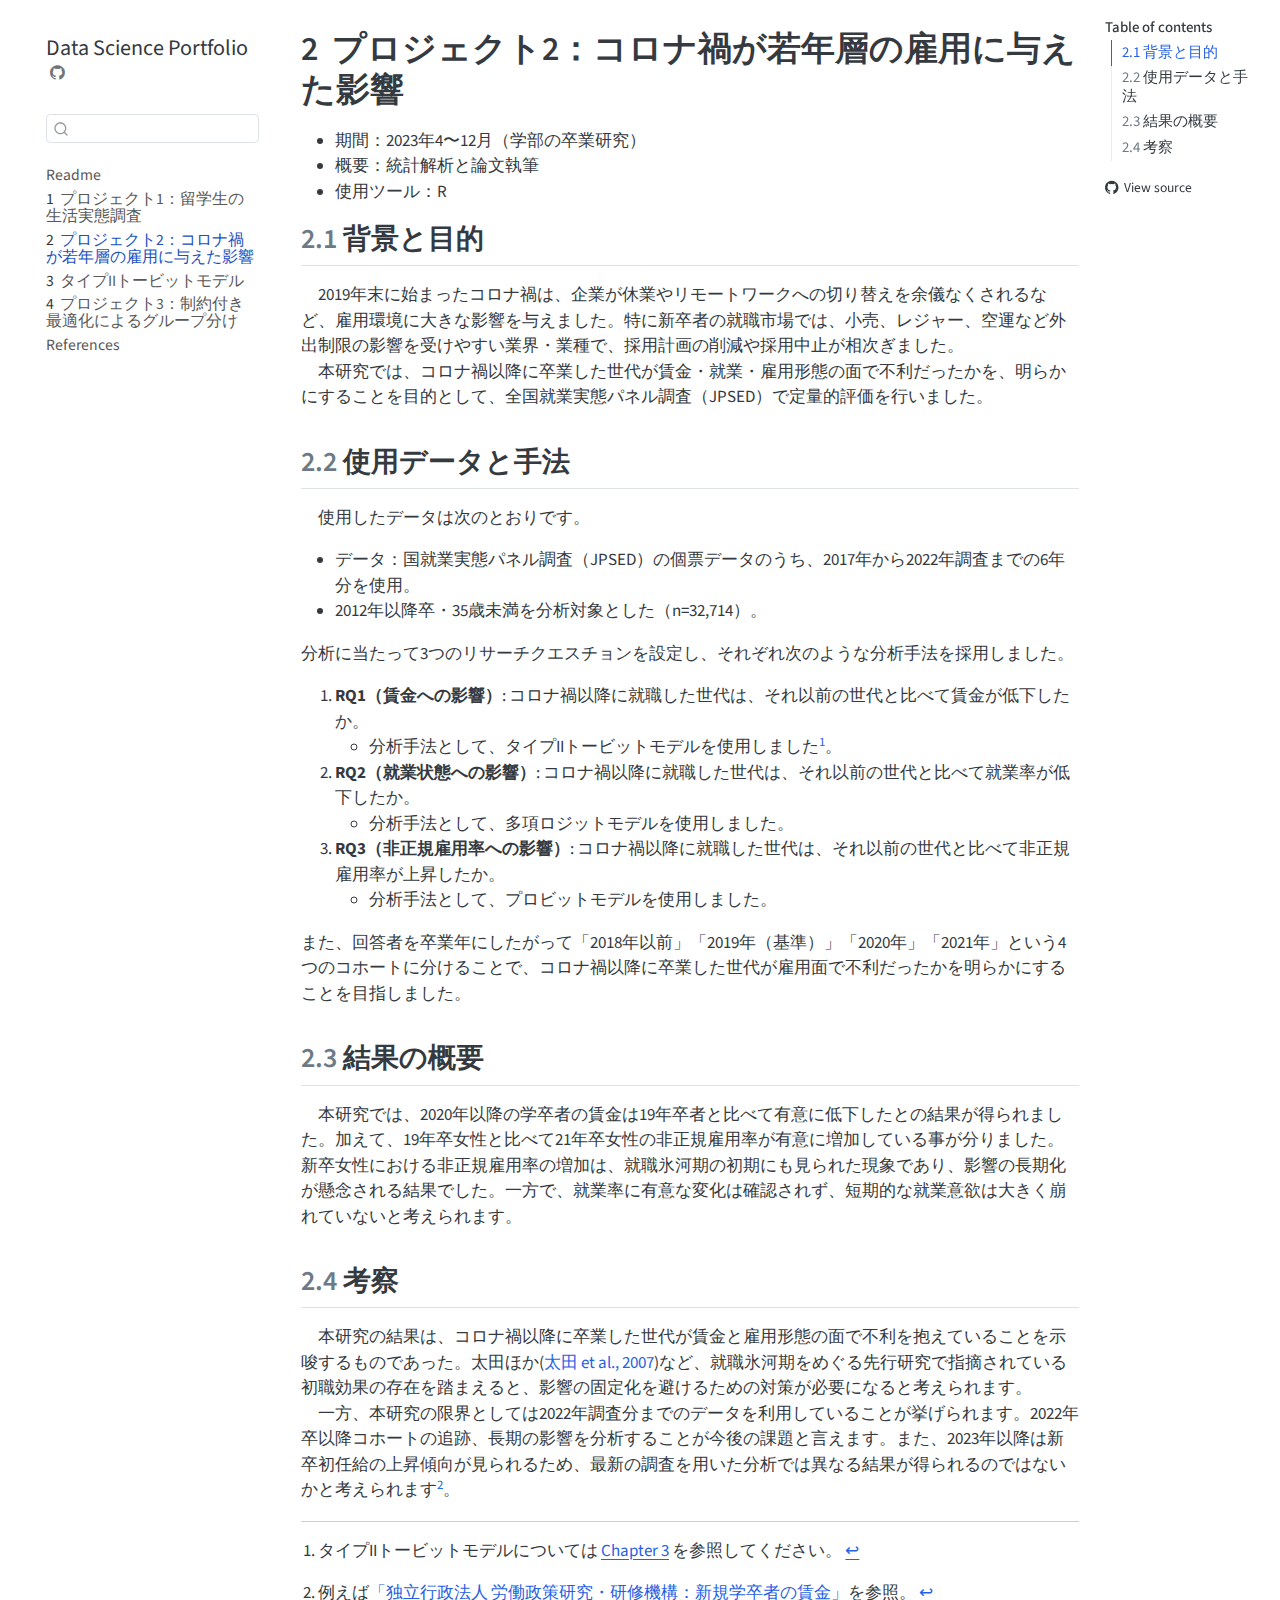
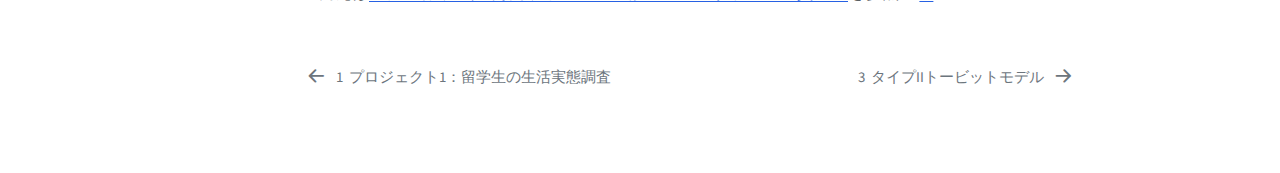
<file: docs/02-covid-19-labor-market.html>
<!DOCTYPE html>
<html xmlns="http://www.w3.org/1999/xhtml" lang="en" xml:lang="en"><head>

<meta charset="utf-8">
<meta name="generator" content="quarto-1.7.32">

<meta name="viewport" content="width=device-width, initial-scale=1.0, user-scalable=yes">


<title>2&nbsp; プロジェクト2：コロナ禍が若年層の雇用に与えた影響 – Data Science Portfolio</title>
<style>
code{white-space: pre-wrap;}
span.smallcaps{font-variant: small-caps;}
div.columns{display: flex; gap: min(4vw, 1.5em);}
div.column{flex: auto; overflow-x: auto;}
div.hanging-indent{margin-left: 1.5em; text-indent: -1.5em;}
ul.task-list{list-style: none;}
ul.task-list li input[type="checkbox"] {
  width: 0.8em;
  margin: 0 0.8em 0.2em -1em; /* quarto-specific, see https://github.com/quarto-dev/quarto-cli/issues/4556 */ 
  vertical-align: middle;
}
/* CSS for citations */
div.csl-bib-body { }
div.csl-entry {
  clear: both;
  margin-bottom: 0em;
}
.hanging-indent div.csl-entry {
  margin-left:2em;
  text-indent:-2em;
}
div.csl-left-margin {
  min-width:2em;
  float:left;
}
div.csl-right-inline {
  margin-left:2em;
  padding-left:1em;
}
div.csl-indent {
  margin-left: 2em;
}</style>


<script src="site_libs/quarto-nav/quarto-nav.js"></script>
<script src="site_libs/quarto-nav/headroom.min.js"></script>
<script src="site_libs/clipboard/clipboard.min.js"></script>
<script src="site_libs/quarto-search/autocomplete.umd.js"></script>
<script src="site_libs/quarto-search/fuse.min.js"></script>
<script src="site_libs/quarto-search/quarto-search.js"></script>
<meta name="quarto:offset" content="./">
<link href="./03-typeII-tobit.html" rel="next">
<link href="./01-international-students.html" rel="prev">
<script src="site_libs/quarto-html/quarto.js" type="module"></script>
<script src="site_libs/quarto-html/tabsets/tabsets.js" type="module"></script>
<script src="site_libs/quarto-html/popper.min.js"></script>
<script src="site_libs/quarto-html/tippy.umd.min.js"></script>
<script src="site_libs/quarto-html/anchor.min.js"></script>
<link href="site_libs/quarto-html/tippy.css" rel="stylesheet">
<link href="site_libs/quarto-html/quarto-syntax-highlighting-37eea08aefeeee20ff55810ff984fec1.css" rel="stylesheet" id="quarto-text-highlighting-styles">
<script src="site_libs/bootstrap/bootstrap.min.js"></script>
<link href="site_libs/bootstrap/bootstrap-icons.css" rel="stylesheet">
<link href="site_libs/bootstrap/bootstrap-d11a96ff3f225c503a42487652aed278.min.css" rel="stylesheet" append-hash="true" id="quarto-bootstrap" data-mode="light">
<script id="quarto-search-options" type="application/json">{
  "location": "sidebar",
  "copy-button": false,
  "collapse-after": 3,
  "panel-placement": "start",
  "type": "textbox",
  "limit": 50,
  "keyboard-shortcut": [
    "f",
    "/",
    "s"
  ],
  "show-item-context": false,
  "language": {
    "search-no-results-text": "No results",
    "search-matching-documents-text": "matching documents",
    "search-copy-link-title": "Copy link to search",
    "search-hide-matches-text": "Hide additional matches",
    "search-more-match-text": "more match in this document",
    "search-more-matches-text": "more matches in this document",
    "search-clear-button-title": "Clear",
    "search-text-placeholder": "",
    "search-detached-cancel-button-title": "Cancel",
    "search-submit-button-title": "Submit",
    "search-label": "Search"
  }
}</script>


<link rel="stylesheet" href="theme.scss">
</head>

<body class="nav-sidebar floating quarto-light">

<div id="quarto-search-results"></div>
  <header id="quarto-header" class="headroom fixed-top">
  <nav class="quarto-secondary-nav">
    <div class="container-fluid d-flex">
      <button type="button" class="quarto-btn-toggle btn" data-bs-toggle="collapse" role="button" data-bs-target=".quarto-sidebar-collapse-item" aria-controls="quarto-sidebar" aria-expanded="false" aria-label="Toggle sidebar navigation" onclick="if (window.quartoToggleHeadroom) { window.quartoToggleHeadroom(); }">
        <i class="bi bi-layout-text-sidebar-reverse"></i>
      </button>
        <nav class="quarto-page-breadcrumbs" aria-label="breadcrumb"><ol class="breadcrumb"><li class="breadcrumb-item"><a href="./02-covid-19-labor-market.html"><span class="chapter-number">2</span>&nbsp; <span class="chapter-title">プロジェクト2：コロナ禍が若年層の雇用に与えた影響</span></a></li></ol></nav>
        <a class="flex-grow-1" role="navigation" data-bs-toggle="collapse" data-bs-target=".quarto-sidebar-collapse-item" aria-controls="quarto-sidebar" aria-expanded="false" aria-label="Toggle sidebar navigation" onclick="if (window.quartoToggleHeadroom) { window.quartoToggleHeadroom(); }">      
        </a>
      <button type="button" class="btn quarto-search-button" aria-label="Search" onclick="window.quartoOpenSearch();">
        <i class="bi bi-search"></i>
      </button>
    </div>
  </nav>
</header>
<!-- content -->
<div id="quarto-content" class="quarto-container page-columns page-rows-contents page-layout-article">
<!-- sidebar -->
  <nav id="quarto-sidebar" class="sidebar collapse collapse-horizontal quarto-sidebar-collapse-item sidebar-navigation floating overflow-auto">
    <div class="pt-lg-2 mt-2 text-left sidebar-header">
    <div class="sidebar-title mb-0 py-0">
      <a href="./">Data Science Portfolio</a> 
        <div class="sidebar-tools-main">
    <a href="https://github.com/Hirototensho/Portfolio" title="Source Code" class="quarto-navigation-tool px-1" aria-label="Source Code"><i class="bi bi-github"></i></a>
</div>
    </div>
      </div>
        <div class="mt-2 flex-shrink-0 align-items-center">
        <div class="sidebar-search">
        <div id="quarto-search" class="" title="Search"></div>
        </div>
        </div>
    <div class="sidebar-menu-container"> 
    <ul class="list-unstyled mt-1">
        <li class="sidebar-item">
  <div class="sidebar-item-container"> 
  <a href="./index.html" class="sidebar-item-text sidebar-link">
 <span class="menu-text">Readme</span></a>
  </div>
</li>
        <li class="sidebar-item">
  <div class="sidebar-item-container"> 
  <a href="./01-international-students.html" class="sidebar-item-text sidebar-link">
 <span class="menu-text"><span class="chapter-number">1</span>&nbsp; <span class="chapter-title">プロジェクト1：留学生の生活実態調査</span></span></a>
  </div>
</li>
        <li class="sidebar-item">
  <div class="sidebar-item-container"> 
  <a href="./02-covid-19-labor-market.html" class="sidebar-item-text sidebar-link active">
 <span class="menu-text"><span class="chapter-number">2</span>&nbsp; <span class="chapter-title">プロジェクト2：コロナ禍が若年層の雇用に与えた影響</span></span></a>
  </div>
</li>
        <li class="sidebar-item">
  <div class="sidebar-item-container"> 
  <a href="./03-typeII-tobit.html" class="sidebar-item-text sidebar-link">
 <span class="menu-text"><span class="chapter-number">3</span>&nbsp; <span class="chapter-title">タイプIIトービットモデル</span></span></a>
  </div>
</li>
        <li class="sidebar-item">
  <div class="sidebar-item-container"> 
  <a href="./04-grouping-by-pulp.html" class="sidebar-item-text sidebar-link">
 <span class="menu-text"><span class="chapter-number">4</span>&nbsp; <span class="chapter-title">プロジェクト3：制約付き最適化によるグループ分け</span></span></a>
  </div>
</li>
        <li class="sidebar-item">
  <div class="sidebar-item-container"> 
  <a href="./90-references.html" class="sidebar-item-text sidebar-link">
 <span class="menu-text">References</span></a>
  </div>
</li>
    </ul>
    </div>
</nav>
<div id="quarto-sidebar-glass" class="quarto-sidebar-collapse-item" data-bs-toggle="collapse" data-bs-target=".quarto-sidebar-collapse-item"></div>
<!-- margin-sidebar -->
    <div id="quarto-margin-sidebar" class="sidebar margin-sidebar">
        <nav id="TOC" role="doc-toc" class="toc-active" data-toc-expanded="2">
    <h2 id="toc-title">Table of contents</h2>
   
  <ul>
  <li><a href="#背景と目的" id="toc-背景と目的" class="nav-link active" data-scroll-target="#背景と目的"><span class="header-section-number">2.1</span> 背景と目的</a></li>
  <li><a href="#使用データと手法" id="toc-使用データと手法" class="nav-link" data-scroll-target="#使用データと手法"><span class="header-section-number">2.2</span> 使用データと手法</a></li>
  <li><a href="#結果の概要" id="toc-結果の概要" class="nav-link" data-scroll-target="#結果の概要"><span class="header-section-number">2.3</span> 結果の概要</a></li>
  <li><a href="#考察" id="toc-考察" class="nav-link" data-scroll-target="#考察"><span class="header-section-number">2.4</span> 考察</a></li>
  </ul>
<div class="toc-actions"><ul><li><a href="https://github.com/Hirototensho/Portfolio/blob/main/02-covid-19-labor-market.qmd" class="toc-action"><i class="bi bi-github"></i>View source</a></li></ul></div></nav>
    </div>
<!-- main -->
<main class="content" id="quarto-document-content">

<header id="title-block-header" class="quarto-title-block default">
<div class="quarto-title">
<h1 class="title"><span id="sec-covid-19-labor-market" class="quarto-section-identifier"><span class="chapter-number">2</span>&nbsp; <span class="chapter-title">プロジェクト2：コロナ禍が若年層の雇用に与えた影響</span></span></h1>
</div>



<div class="quarto-title-meta">

    
  
    
  </div>
  


</header>


<ul>
<li>期間：2023年4〜12月（学部の卒業研究）</li>
<li>概要：統計解析と論文執筆</li>
<li>使用ツール：R</li>
</ul>
<section id="背景と目的" class="level2" data-number="2.1">
<h2 data-number="2.1" class="anchored" data-anchor-id="背景と目的"><span class="header-section-number">2.1</span> 背景と目的</h2>
<p>　2019年末に始まったコロナ禍は、企業が休業やリモートワークへの切り替えを余儀なくされるなど、雇用環境に大きな影響を与えました。特に新卒者の就職市場では、小売、レジャー、空運など外出制限の影響を受けやすい業界・業種で、採用計画の削減や採用中止が相次ぎました。<br>
　本研究では、コロナ禍以降に卒業した世代が賃金・就業・雇用形態の面で不利だったかを、明らかにすることを目的として、全国就業実態パネル調査（JPSED）で定量的評価を行いました。</p>
</section>
<section id="使用データと手法" class="level2" data-number="2.2">
<h2 data-number="2.2" class="anchored" data-anchor-id="使用データと手法"><span class="header-section-number">2.2</span> 使用データと手法</h2>
<p>　使用したデータは次のとおりです。</p>
<ul>
<li>データ：国就業実態パネル調査（JPSED）の個票データのうち、2017年から2022年調査までの6年分を使用。</li>
<li>2012年以降卒・35歳未満を分析対象とした（n=32,714）。</li>
</ul>
<p>分析に当たって3つのリサーチクエスチョンを設定し、それぞれ次のような分析手法を採用しました。</p>
<ol type="1">
<li><strong>RQ1（賃金への影響）</strong>: コロナ禍以降に就職した世代は、それ以前の世代と比べて賃金が低下したか。
<ul>
<li>分析手法として、タイプIIトービットモデルを使用しました<a href="#fn1" class="footnote-ref" id="fnref1" role="doc-noteref"><sup>1</sup></a>。</li>
</ul></li>
<li><strong>RQ2（就業状態への影響）</strong>: コロナ禍以降に就職した世代は、それ以前の世代と比べて就業率が低下したか。
<ul>
<li>分析手法として、多項ロジットモデルを使用しました。</li>
</ul></li>
<li><strong>RQ3（非正規雇用率への影響）</strong>: コロナ禍以降に就職した世代は、それ以前の世代と比べて非正規雇用率が上昇したか。
<ul>
<li>分析手法として、プロビットモデルを使用しました。</li>
</ul></li>
</ol>
<p>また、回答者を卒業年にしたがって「2018年以前」「2019年（基準）」「2020年」「2021年」という4つのコホートに分けることで、コロナ禍以降に卒業した世代が雇用面で不利だったかを明らかにすることを目指しました。</p>
</section>
<section id="結果の概要" class="level2" data-number="2.3">
<h2 data-number="2.3" class="anchored" data-anchor-id="結果の概要"><span class="header-section-number">2.3</span> 結果の概要</h2>
<p>　本研究では、2020年以降の学卒者の賃⾦は19年卒者と⽐べて有意に低下したとの結果が得られました。加えて、19年卒⼥性と⽐べて21年卒⼥性の⾮正規雇⽤率が有意に増加している事が分りました。新卒⼥性における⾮正規雇⽤率の増加は、就職氷河期の初期にも⾒られた現象であり、影響の⻑期化が懸念される結果でした。一方で、就業率に有意な変化は確認されず、短期的な就業意欲は大きく崩れていないと考えられます。</p>
</section>
<section id="考察" class="level2" data-number="2.4">
<h2 data-number="2.4" class="anchored" data-anchor-id="考察"><span class="header-section-number">2.4</span> 考察</h2>
<p>　本研究の結果は、コロナ禍以降に卒業した世代が賃金と雇用形態の面で不利を抱えていることを示唆するものであった。太田ほか<span class="citation" data-cites="太田ほか2007">(<a href="90-references.html#ref-太田ほか2007" role="doc-biblioref">太田 et al., 2007</a>)</span>など、就職氷河期をめぐる先行研究で指摘されている初職効果の存在を踏まえると、影響の固定化を避けるための対策が必要になると考えられます。<br>
　一方、本研究の限界としては2022年調査分までのデータを利用していることが挙げられます。2022年卒以降コホートの追跡、長期の影響を分析することが今後の課題と言えます。また、2023年以降は新卒初任給の上昇傾向が見られるため、最新の調査を用いた分析では異なる結果が得られるのではないかと考えられます<a href="#fn2" class="footnote-ref" id="fnref2" role="doc-noteref"><sup>2</sup></a>。</p>


<div id="refs" class="references csl-bib-body hanging-indent" data-entry-spacing="0" data-line-spacing="2" role="list" style="display: none">
<div id="ref-太田ほか2007" class="csl-entry" role="listitem">
太田聰一, 玄田有史, and 近藤絢子. (2007). 「溶けない氷河―世代効果の展望：時代を背負う労働者」. <em>『日本労働研究雑誌』</em>, <em>568</em>, 97–112.
</div>
</div>
</section>
<section id="footnotes" class="footnotes footnotes-end-of-document" role="doc-endnotes">
<hr>
<ol>
<li id="fn1"><p>タイプIIトービットモデルについては <a href="03-typeII-tobit.html" class="quarto-xref"><span>Chapter 3</span></a> を参照してください。<a href="#fnref1" class="footnote-back" role="doc-backlink">↩︎</a></p></li>
<li id="fn2"><p>例えば<a href="https://www.jil.go.jp/kokunai/statistics/shuyo/0303.html">「独立行政法人 労働政策研究・研修機構：新規学卒者の賃金」</a>を参照。<a href="#fnref2" class="footnote-back" role="doc-backlink">↩︎</a></p></li>
</ol>
</section>

</main> <!-- /main -->
<script id="quarto-html-after-body" type="application/javascript">
  window.document.addEventListener("DOMContentLoaded", function (event) {
    const icon = "";
    const anchorJS = new window.AnchorJS();
    anchorJS.options = {
      placement: 'right',
      icon: icon
    };
    anchorJS.add('.anchored');
    const isCodeAnnotation = (el) => {
      for (const clz of el.classList) {
        if (clz.startsWith('code-annotation-')) {                     
          return true;
        }
      }
      return false;
    }
    const onCopySuccess = function(e) {
      // button target
      const button = e.trigger;
      // don't keep focus
      button.blur();
      // flash "checked"
      button.classList.add('code-copy-button-checked');
      var currentTitle = button.getAttribute("title");
      button.setAttribute("title", "Copied!");
      let tooltip;
      if (window.bootstrap) {
        button.setAttribute("data-bs-toggle", "tooltip");
        button.setAttribute("data-bs-placement", "left");
        button.setAttribute("data-bs-title", "Copied!");
        tooltip = new bootstrap.Tooltip(button, 
          { trigger: "manual", 
            customClass: "code-copy-button-tooltip",
            offset: [0, -8]});
        tooltip.show();    
      }
      setTimeout(function() {
        if (tooltip) {
          tooltip.hide();
          button.removeAttribute("data-bs-title");
          button.removeAttribute("data-bs-toggle");
          button.removeAttribute("data-bs-placement");
        }
        button.setAttribute("title", currentTitle);
        button.classList.remove('code-copy-button-checked');
      }, 1000);
      // clear code selection
      e.clearSelection();
    }
    const getTextToCopy = function(trigger) {
        const codeEl = trigger.previousElementSibling.cloneNode(true);
        for (const childEl of codeEl.children) {
          if (isCodeAnnotation(childEl)) {
            childEl.remove();
          }
        }
        return codeEl.innerText;
    }
    const clipboard = new window.ClipboardJS('.code-copy-button:not([data-in-quarto-modal])', {
      text: getTextToCopy
    });
    clipboard.on('success', onCopySuccess);
    if (window.document.getElementById('quarto-embedded-source-code-modal')) {
      const clipboardModal = new window.ClipboardJS('.code-copy-button[data-in-quarto-modal]', {
        text: getTextToCopy,
        container: window.document.getElementById('quarto-embedded-source-code-modal')
      });
      clipboardModal.on('success', onCopySuccess);
    }
      var localhostRegex = new RegExp(/^(?:http|https):\/\/localhost\:?[0-9]*\//);
      var mailtoRegex = new RegExp(/^mailto:/);
        var filterRegex = new RegExp('/' + window.location.host + '/');
      var isInternal = (href) => {
          return filterRegex.test(href) || localhostRegex.test(href) || mailtoRegex.test(href);
      }
      // Inspect non-navigation links and adorn them if external
     var links = window.document.querySelectorAll('a[href]:not(.nav-link):not(.navbar-brand):not(.toc-action):not(.sidebar-link):not(.sidebar-item-toggle):not(.pagination-link):not(.no-external):not([aria-hidden]):not(.dropdown-item):not(.quarto-navigation-tool):not(.about-link)');
      for (var i=0; i<links.length; i++) {
        const link = links[i];
        if (!isInternal(link.href)) {
          // undo the damage that might have been done by quarto-nav.js in the case of
          // links that we want to consider external
          if (link.dataset.originalHref !== undefined) {
            link.href = link.dataset.originalHref;
          }
        }
      }
    function tippyHover(el, contentFn, onTriggerFn, onUntriggerFn) {
      const config = {
        allowHTML: true,
        maxWidth: 500,
        delay: 100,
        arrow: false,
        appendTo: function(el) {
            return el.parentElement;
        },
        interactive: true,
        interactiveBorder: 10,
        theme: 'quarto',
        placement: 'bottom-start',
      };
      if (contentFn) {
        config.content = contentFn;
      }
      if (onTriggerFn) {
        config.onTrigger = onTriggerFn;
      }
      if (onUntriggerFn) {
        config.onUntrigger = onUntriggerFn;
      }
      window.tippy(el, config); 
    }
    const noterefs = window.document.querySelectorAll('a[role="doc-noteref"]');
    for (var i=0; i<noterefs.length; i++) {
      const ref = noterefs[i];
      tippyHover(ref, function() {
        // use id or data attribute instead here
        let href = ref.getAttribute('data-footnote-href') || ref.getAttribute('href');
        try { href = new URL(href).hash; } catch {}
        const id = href.replace(/^#\/?/, "");
        const note = window.document.getElementById(id);
        if (note) {
          return note.innerHTML;
        } else {
          return "";
        }
      });
    }
    const xrefs = window.document.querySelectorAll('a.quarto-xref');
    const processXRef = (id, note) => {
      // Strip column container classes
      const stripColumnClz = (el) => {
        el.classList.remove("page-full", "page-columns");
        if (el.children) {
          for (const child of el.children) {
            stripColumnClz(child);
          }
        }
      }
      stripColumnClz(note)
      if (id === null || id.startsWith('sec-')) {
        // Special case sections, only their first couple elements
        const container = document.createElement("div");
        if (note.children && note.children.length > 2) {
          container.appendChild(note.children[0].cloneNode(true));
          for (let i = 1; i < note.children.length; i++) {
            const child = note.children[i];
            if (child.tagName === "P" && child.innerText === "") {
              continue;
            } else {
              container.appendChild(child.cloneNode(true));
              break;
            }
          }
          if (window.Quarto?.typesetMath) {
            window.Quarto.typesetMath(container);
          }
          return container.innerHTML
        } else {
          if (window.Quarto?.typesetMath) {
            window.Quarto.typesetMath(note);
          }
          return note.innerHTML;
        }
      } else {
        // Remove any anchor links if they are present
        const anchorLink = note.querySelector('a.anchorjs-link');
        if (anchorLink) {
          anchorLink.remove();
        }
        if (window.Quarto?.typesetMath) {
          window.Quarto.typesetMath(note);
        }
        if (note.classList.contains("callout")) {
          return note.outerHTML;
        } else {
          return note.innerHTML;
        }
      }
    }
    for (var i=0; i<xrefs.length; i++) {
      const xref = xrefs[i];
      tippyHover(xref, undefined, function(instance) {
        instance.disable();
        let url = xref.getAttribute('href');
        let hash = undefined; 
        if (url.startsWith('#')) {
          hash = url;
        } else {
          try { hash = new URL(url).hash; } catch {}
        }
        if (hash) {
          const id = hash.replace(/^#\/?/, "");
          const note = window.document.getElementById(id);
          if (note !== null) {
            try {
              const html = processXRef(id, note.cloneNode(true));
              instance.setContent(html);
            } finally {
              instance.enable();
              instance.show();
            }
          } else {
            // See if we can fetch this
            fetch(url.split('#')[0])
            .then(res => res.text())
            .then(html => {
              const parser = new DOMParser();
              const htmlDoc = parser.parseFromString(html, "text/html");
              const note = htmlDoc.getElementById(id);
              if (note !== null) {
                const html = processXRef(id, note);
                instance.setContent(html);
              } 
            }).finally(() => {
              instance.enable();
              instance.show();
            });
          }
        } else {
          // See if we can fetch a full url (with no hash to target)
          // This is a special case and we should probably do some content thinning / targeting
          fetch(url)
          .then(res => res.text())
          .then(html => {
            const parser = new DOMParser();
            const htmlDoc = parser.parseFromString(html, "text/html");
            const note = htmlDoc.querySelector('main.content');
            if (note !== null) {
              // This should only happen for chapter cross references
              // (since there is no id in the URL)
              // remove the first header
              if (note.children.length > 0 && note.children[0].tagName === "HEADER") {
                note.children[0].remove();
              }
              const html = processXRef(null, note);
              instance.setContent(html);
            } 
          }).finally(() => {
            instance.enable();
            instance.show();
          });
        }
      }, function(instance) {
      });
    }
        let selectedAnnoteEl;
        const selectorForAnnotation = ( cell, annotation) => {
          let cellAttr = 'data-code-cell="' + cell + '"';
          let lineAttr = 'data-code-annotation="' +  annotation + '"';
          const selector = 'span[' + cellAttr + '][' + lineAttr + ']';
          return selector;
        }
        const selectCodeLines = (annoteEl) => {
          const doc = window.document;
          const targetCell = annoteEl.getAttribute("data-target-cell");
          const targetAnnotation = annoteEl.getAttribute("data-target-annotation");
          const annoteSpan = window.document.querySelector(selectorForAnnotation(targetCell, targetAnnotation));
          const lines = annoteSpan.getAttribute("data-code-lines").split(",");
          const lineIds = lines.map((line) => {
            return targetCell + "-" + line;
          })
          let top = null;
          let height = null;
          let parent = null;
          if (lineIds.length > 0) {
              //compute the position of the single el (top and bottom and make a div)
              const el = window.document.getElementById(lineIds[0]);
              top = el.offsetTop;
              height = el.offsetHeight;
              parent = el.parentElement.parentElement;
            if (lineIds.length > 1) {
              const lastEl = window.document.getElementById(lineIds[lineIds.length - 1]);
              const bottom = lastEl.offsetTop + lastEl.offsetHeight;
              height = bottom - top;
            }
            if (top !== null && height !== null && parent !== null) {
              // cook up a div (if necessary) and position it 
              let div = window.document.getElementById("code-annotation-line-highlight");
              if (div === null) {
                div = window.document.createElement("div");
                div.setAttribute("id", "code-annotation-line-highlight");
                div.style.position = 'absolute';
                parent.appendChild(div);
              }
              div.style.top = top - 2 + "px";
              div.style.height = height + 4 + "px";
              div.style.left = 0;
              let gutterDiv = window.document.getElementById("code-annotation-line-highlight-gutter");
              if (gutterDiv === null) {
                gutterDiv = window.document.createElement("div");
                gutterDiv.setAttribute("id", "code-annotation-line-highlight-gutter");
                gutterDiv.style.position = 'absolute';
                const codeCell = window.document.getElementById(targetCell);
                const gutter = codeCell.querySelector('.code-annotation-gutter');
                gutter.appendChild(gutterDiv);
              }
              gutterDiv.style.top = top - 2 + "px";
              gutterDiv.style.height = height + 4 + "px";
            }
            selectedAnnoteEl = annoteEl;
          }
        };
        const unselectCodeLines = () => {
          const elementsIds = ["code-annotation-line-highlight", "code-annotation-line-highlight-gutter"];
          elementsIds.forEach((elId) => {
            const div = window.document.getElementById(elId);
            if (div) {
              div.remove();
            }
          });
          selectedAnnoteEl = undefined;
        };
          // Handle positioning of the toggle
      window.addEventListener(
        "resize",
        throttle(() => {
          elRect = undefined;
          if (selectedAnnoteEl) {
            selectCodeLines(selectedAnnoteEl);
          }
        }, 10)
      );
      function throttle(fn, ms) {
      let throttle = false;
      let timer;
        return (...args) => {
          if(!throttle) { // first call gets through
              fn.apply(this, args);
              throttle = true;
          } else { // all the others get throttled
              if(timer) clearTimeout(timer); // cancel #2
              timer = setTimeout(() => {
                fn.apply(this, args);
                timer = throttle = false;
              }, ms);
          }
        };
      }
        // Attach click handler to the DT
        const annoteDls = window.document.querySelectorAll('dt[data-target-cell]');
        for (const annoteDlNode of annoteDls) {
          annoteDlNode.addEventListener('click', (event) => {
            const clickedEl = event.target;
            if (clickedEl !== selectedAnnoteEl) {
              unselectCodeLines();
              const activeEl = window.document.querySelector('dt[data-target-cell].code-annotation-active');
              if (activeEl) {
                activeEl.classList.remove('code-annotation-active');
              }
              selectCodeLines(clickedEl);
              clickedEl.classList.add('code-annotation-active');
            } else {
              // Unselect the line
              unselectCodeLines();
              clickedEl.classList.remove('code-annotation-active');
            }
          });
        }
    const findCites = (el) => {
      const parentEl = el.parentElement;
      if (parentEl) {
        const cites = parentEl.dataset.cites;
        if (cites) {
          return {
            el,
            cites: cites.split(' ')
          };
        } else {
          return findCites(el.parentElement)
        }
      } else {
        return undefined;
      }
    };
    var bibliorefs = window.document.querySelectorAll('a[role="doc-biblioref"]');
    for (var i=0; i<bibliorefs.length; i++) {
      const ref = bibliorefs[i];
      const citeInfo = findCites(ref);
      if (citeInfo) {
        tippyHover(citeInfo.el, function() {
          var popup = window.document.createElement('div');
          citeInfo.cites.forEach(function(cite) {
            var citeDiv = window.document.createElement('div');
            citeDiv.classList.add('hanging-indent');
            citeDiv.classList.add('csl-entry');
            var biblioDiv = window.document.getElementById('ref-' + cite);
            if (biblioDiv) {
              citeDiv.innerHTML = biblioDiv.innerHTML;
            }
            popup.appendChild(citeDiv);
          });
          return popup.innerHTML;
        });
      }
    }
  });
  </script>
<nav class="page-navigation">
  <div class="nav-page nav-page-previous">
      <a href="./01-international-students.html" class="pagination-link" aria-label="プロジェクト1：留学生の生活実態調査">
        <i class="bi bi-arrow-left-short"></i> <span class="nav-page-text"><span class="chapter-number">1</span>&nbsp; <span class="chapter-title">プロジェクト1：留学生の生活実態調査</span></span>
      </a>          
  </div>
  <div class="nav-page nav-page-next">
      <a href="./03-typeII-tobit.html" class="pagination-link" aria-label="タイプIIトービットモデル">
        <span class="nav-page-text"><span class="chapter-number">3</span>&nbsp; <span class="chapter-title">タイプIIトービットモデル</span></span> <i class="bi bi-arrow-right-short"></i>
      </a>
  </div>
</nav>
</div> <!-- /content -->




<footer class="footer"><div class="nav-footer"><div class="nav-footer-center"><div class="toc-actions d-sm-block d-md-none"><ul><li><a href="https://github.com/Hirototensho/Portfolio/blob/main/02-covid-19-labor-market.qmd" class="toc-action"><i class="bi bi-github"></i>View source</a></li></ul></div></div></div></footer></body></html>
</file>
<file: docs/site_libs/quarto-html/tippy.css>
.tippy-box[data-animation=fade][data-state=hidden]{opacity:0}[data-tippy-root]{max-width:calc(100vw - 10px)}.tippy-box{position:relative;background-color:#333;color:#fff;border-radius:4px;font-size:14px;line-height:1.4;white-space:normal;outline:0;transition-property:transform,visibility,opacity}.tippy-box[data-placement^=top]>.tippy-arrow{bottom:0}.tippy-box[data-placement^=top]>.tippy-arrow:before{bottom:-7px;left:0;border-width:8px 8px 0;border-top-color:initial;transform-origin:center top}.tippy-box[data-placement^=bottom]>.tippy-arrow{top:0}.tippy-box[data-placement^=bottom]>.tippy-arrow:before{top:-7px;left:0;border-width:0 8px 8px;border-bottom-color:initial;transform-origin:center bottom}.tippy-box[data-placement^=left]>.tippy-arrow{right:0}.tippy-box[data-placement^=left]>.tippy-arrow:before{border-width:8px 0 8px 8px;border-left-color:initial;right:-7px;transform-origin:center left}.tippy-box[data-placement^=right]>.tippy-arrow{left:0}.tippy-box[data-placement^=right]>.tippy-arrow:before{left:-7px;border-width:8px 8px 8px 0;border-right-color:initial;transform-origin:center right}.tippy-box[data-inertia][data-state=visible]{transition-timing-function:cubic-bezier(.54,1.5,.38,1.11)}.tippy-arrow{width:16px;height:16px;color:#333}.tippy-arrow:before{content:"";position:absolute;border-color:transparent;border-style:solid}.tippy-content{position:relative;padding:5px 9px;z-index:1}
</file>
<file: docs/site_libs/quarto-html/quarto-syntax-highlighting-37eea08aefeeee20ff55810ff984fec1.css>
/* quarto syntax highlight colors */
:root {
  --quarto-hl-ot-color: #003B4F;
  --quarto-hl-at-color: #657422;
  --quarto-hl-ss-color: #20794D;
  --quarto-hl-an-color: #5E5E5E;
  --quarto-hl-fu-color: #4758AB;
  --quarto-hl-st-color: #20794D;
  --quarto-hl-cf-color: #003B4F;
  --quarto-hl-op-color: #5E5E5E;
  --quarto-hl-er-color: #AD0000;
  --quarto-hl-bn-color: #AD0000;
  --quarto-hl-al-color: #AD0000;
  --quarto-hl-va-color: #111111;
  --quarto-hl-bu-color: inherit;
  --quarto-hl-ex-color: inherit;
  --quarto-hl-pp-color: #AD0000;
  --quarto-hl-in-color: #5E5E5E;
  --quarto-hl-vs-color: #20794D;
  --quarto-hl-wa-color: #5E5E5E;
  --quarto-hl-do-color: #5E5E5E;
  --quarto-hl-im-color: #00769E;
  --quarto-hl-ch-color: #20794D;
  --quarto-hl-dt-color: #AD0000;
  --quarto-hl-fl-color: #AD0000;
  --quarto-hl-co-color: #5E5E5E;
  --quarto-hl-cv-color: #5E5E5E;
  --quarto-hl-cn-color: #8f5902;
  --quarto-hl-sc-color: #5E5E5E;
  --quarto-hl-dv-color: #AD0000;
  --quarto-hl-kw-color: #003B4F;
}

/* other quarto variables */
:root {
  --quarto-font-monospace: SFMono-Regular, Menlo, Monaco, Consolas, "Liberation Mono", "Courier New", monospace;
}

/* syntax highlight based on Pandoc's rules */
pre > code.sourceCode > span {
  color: #003B4F;
}

code.sourceCode > span {
  color: #003B4F;
}

div.sourceCode,
div.sourceCode pre.sourceCode {
  color: #003B4F;
}

/* Normal */
code span {
  color: #003B4F;
}

/* Alert */
code span.al {
  color: #AD0000;
  font-style: inherit;
}

/* Annotation */
code span.an {
  color: #5E5E5E;
  font-style: inherit;
}

/* Attribute */
code span.at {
  color: #657422;
  font-style: inherit;
}

/* BaseN */
code span.bn {
  color: #AD0000;
  font-style: inherit;
}

/* BuiltIn */
code span.bu {
  font-style: inherit;
}

/* ControlFlow */
code span.cf {
  color: #003B4F;
  font-weight: bold;
  font-style: inherit;
}

/* Char */
code span.ch {
  color: #20794D;
  font-style: inherit;
}

/* Constant */
code span.cn {
  color: #8f5902;
  font-style: inherit;
}

/* Comment */
code span.co {
  color: #5E5E5E;
  font-style: inherit;
}

/* CommentVar */
code span.cv {
  color: #5E5E5E;
  font-style: italic;
}

/* Documentation */
code span.do {
  color: #5E5E5E;
  font-style: italic;
}

/* DataType */
code span.dt {
  color: #AD0000;
  font-style: inherit;
}

/* DecVal */
code span.dv {
  color: #AD0000;
  font-style: inherit;
}

/* Error */
code span.er {
  color: #AD0000;
  font-style: inherit;
}

/* Extension */
code span.ex {
  font-style: inherit;
}

/* Float */
code span.fl {
  color: #AD0000;
  font-style: inherit;
}

/* Function */
code span.fu {
  color: #4758AB;
  font-style: inherit;
}

/* Import */
code span.im {
  color: #00769E;
  font-style: inherit;
}

/* Information */
code span.in {
  color: #5E5E5E;
  font-style: inherit;
}

/* Keyword */
code span.kw {
  color: #003B4F;
  font-weight: bold;
  font-style: inherit;
}

/* Operator */
code span.op {
  color: #5E5E5E;
  font-style: inherit;
}

/* Other */
code span.ot {
  color: #003B4F;
  font-style: inherit;
}

/* Preprocessor */
code span.pp {
  color: #AD0000;
  font-style: inherit;
}

/* SpecialChar */
code span.sc {
  color: #5E5E5E;
  font-style: inherit;
}

/* SpecialString */
code span.ss {
  color: #20794D;
  font-style: inherit;
}

/* String */
code span.st {
  color: #20794D;
  font-style: inherit;
}

/* Variable */
code span.va {
  color: #111111;
  font-style: inherit;
}

/* VerbatimString */
code span.vs {
  color: #20794D;
  font-style: inherit;
}

/* Warning */
code span.wa {
  color: #5E5E5E;
  font-style: italic;
}

.prevent-inlining {
  content: "</";
}

/*# sourceMappingURL=27d3d809615f7771493d095567f04340.css.map */
</file>
